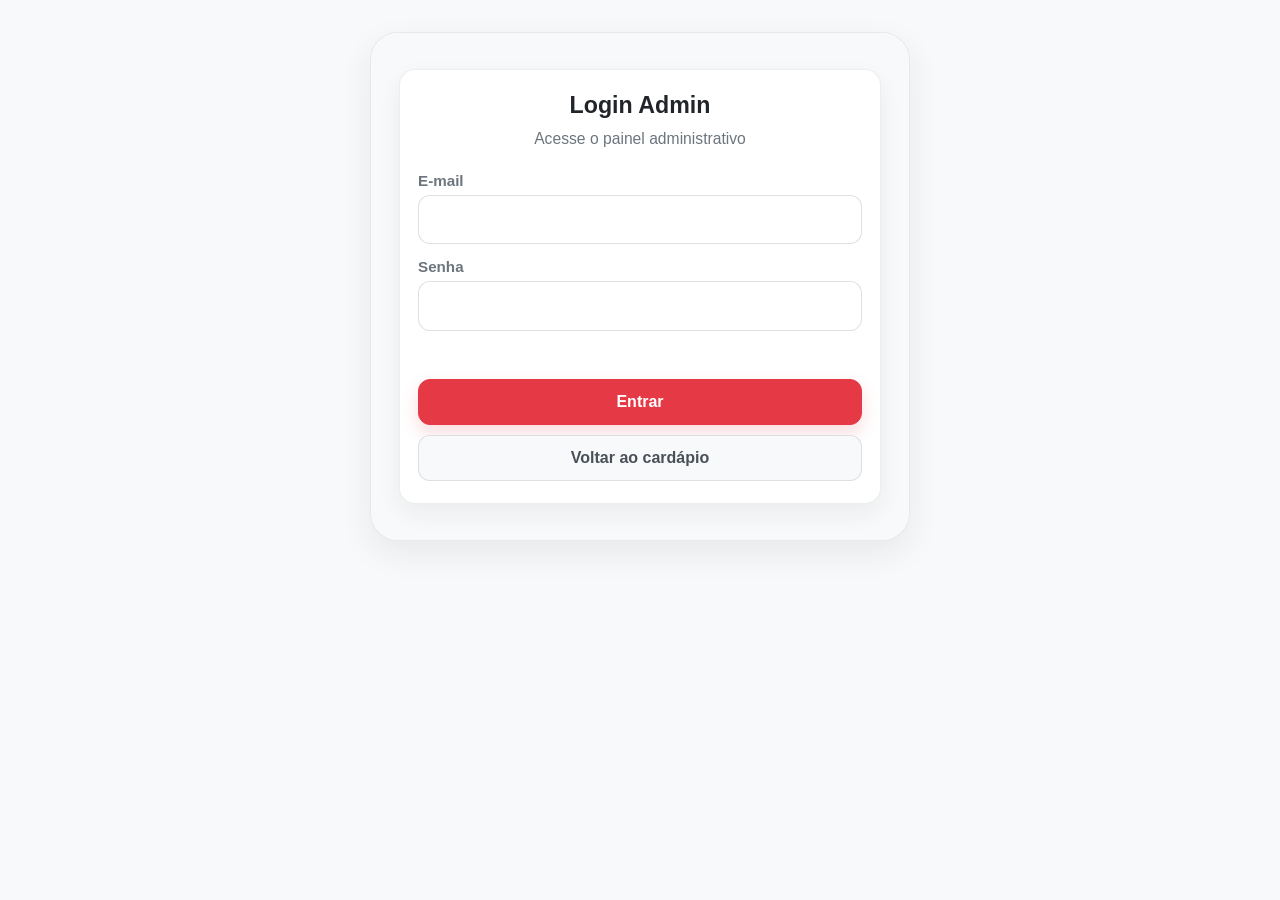
<file: frontend/html/admin-colaboradores.html>
<!doctype html>
<html lang="pt-BR">
  <head>
    <meta charset="UTF-8" />
    <meta name="viewport" content="width=device-width,initial-scale=1" />
    <title>Colaboradores | Madalena Pizzaria</title>
    <link rel="stylesheet" href="../css/global.css" />
    <link rel="stylesheet" href="../css/admin.css" />
    <link rel="stylesheet" href="../css/admin-colaboradores.css" />
  </head>
  <body>
    <div class="app admin-dashboard-app">
      <header class="admin-dashboard-header">
        <div>
          <h1 class="admin-dashboard-title">Colaboradores</h1>
          <p>Gerencie os acessos da equipe</p>
        </div>
        <a class="colaboradores-voltar" href="./admin-dashboard.html"
          ><span aria-hidden="true">←</span> Voltar ao painel</a
        >
      </header>
      <main class="admin-dashboard-main" id="colaboradores-conteudo" hidden>
        <section class="admin-dashboard-section">
          <div class="colaboradores-lista-cabecalho">
            <h2>Acessos cadastrados</h2>
            <button type="button" id="criar-usuario" class="primary-button">
              <span aria-hidden="true">＋</span> Criar usuário
            </button>
          </div>
          <div id="colaboradores-lista"></div>
        </section>
      </main>
      <p id="colaboradores-mensagem" role="status" class="colaboradores-mensagem"></p>
    </div>
    <dialog
      class="acesso-modal"
      id="colaborador-form-modal"
      aria-labelledby="colaborador-form-titulo"
    >
      <div class="acesso-modal-conteudo colaborador-modal-conteudo">
        <h2 id="colaborador-form-titulo">Criar acesso</h2>
        <form id="colaborador-form">
          <input type="hidden" name="id" />
          <div class="admin-login-field">
            <label for="colaborador-nome">Nome</label
            ><input
              class="admin-login-input"
              id="colaborador-nome"
              name="nome"
              minlength="2"
              maxlength="100"
              required
              autocomplete="off"
            />
          </div>
          <div class="admin-login-field">
            <label for="colaborador-email">E-mail</label
            ><input
              class="admin-login-input"
              id="colaborador-email"
              name="email"
              type="email"
              maxlength="100"
              required
              autocomplete="off"
            />
          </div>
          <div class="admin-login-field">
            <label for="colaborador-perfil">Perfil</label
            ><select class="admin-login-input" id="colaborador-perfil" name="perfil">
              <option value="Colaborador">Colaborador</option>
              <option value="Administrador">Administrador</option>
            </select>
          </div>
          <p id="colaborador-form-ajuda">
            Uma senha provisória será gerada ao criar o acesso. O usuário deverá trocá-la no
            primeiro login.
          </p>
          <p id="colaborador-form-erro" role="alert"></p>
          <div class="colaborador-acoes">
            <button type="submit" class="primary-button">Salvar acesso</button
            ><button type="button" id="cancelar-edicao" class="secondary-button">Cancelar</button>
          </div>
        </form>
      </div>
    </dialog>
    <dialog
      class="acesso-modal"
      id="senha-provisoria-painel"
      aria-labelledby="acesso-modal-titulo"
      aria-describedby="acesso-modal-descricao"
    >
      <div class="acesso-modal-conteudo">
        <span class="acesso-modal-sucesso" aria-hidden="true">✓</span>
        <h2 id="acesso-modal-titulo">Usuário criado com sucesso!</h2>
        <p id="acesso-modal-descricao">
          Copie a senha provisória e entregue-a ao usuário. Ele deverá trocá-la no primeiro acesso.
        </p>
        <p id="senha-provisoria-email" class="acesso-modal-email"></p>
        <div class="senha-provisoria">
          <span>Senha provisória</span><code id="senha-provisoria-valor"></code>
        </div>
        <p id="acesso-modal-status" role="status"></p>
        <div class="acesso-modal-acoes">
          <button id="copiar-senha" type="button" class="secondary-button">Copiar senha</button
          ><button id="fechar-senha" type="button" class="primary-button" autofocus>
            OK, entendi
          </button>
        </div>
        <p class="acesso-modal-nota">A senha não será exibida novamente após fechar.</p>
      </div>
    </dialog>
    <script src="../js/admin-api.js"></script>
    <script src="../js/admin-session.js"></script>
    <script src="../js/admin-colaboradores.js"></script>
  </body>
</html>
</file>
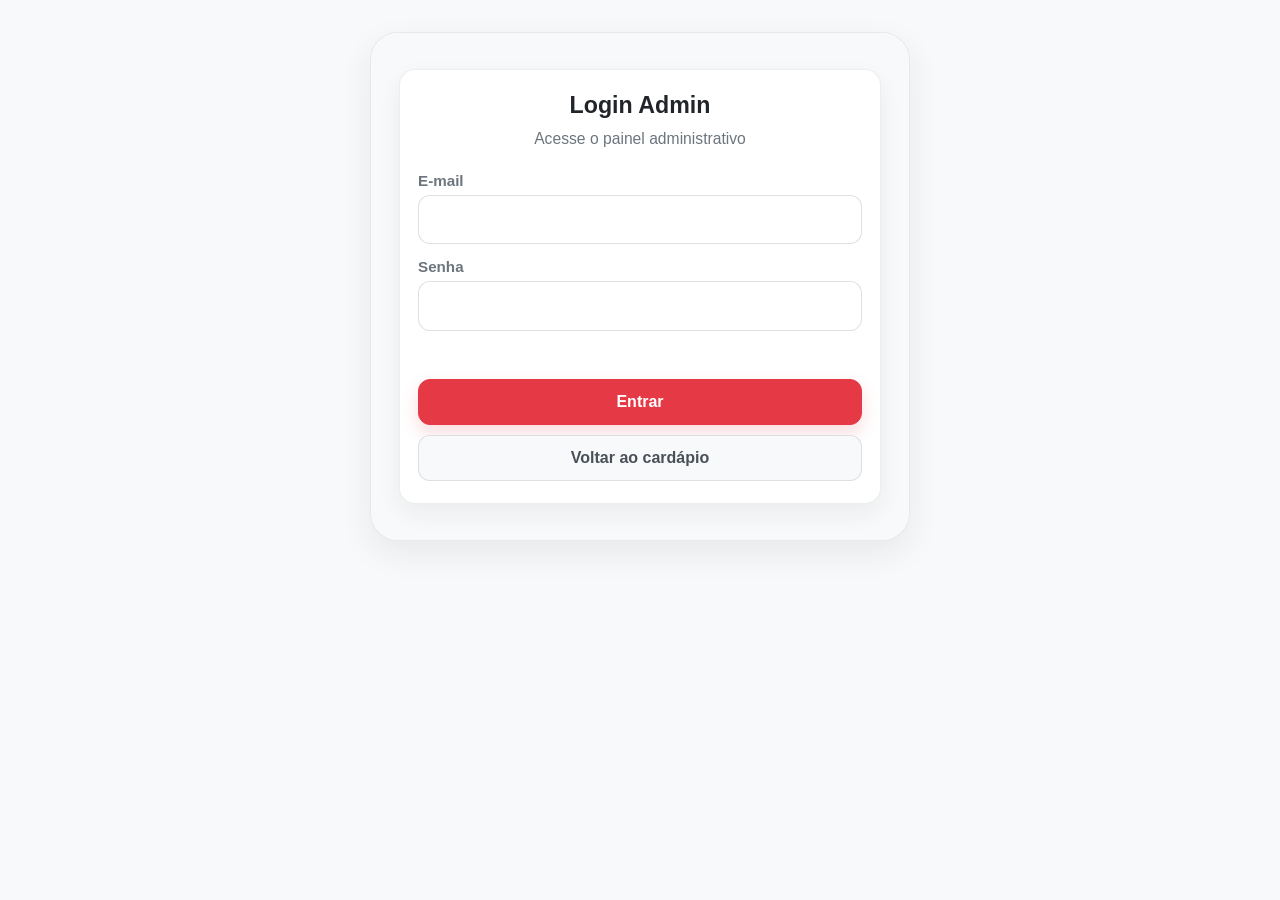
<file: frontend/html/admin-cozinha.html>
<!doctype html>
<html lang="pt-BR">
  <head>
    <meta charset="UTF-8" />
    <meta name="viewport" content="width=device-width, initial-scale=1.0" />
    <title>Fila da Cozinha | Pizzaria MVP</title>
    <link rel="stylesheet" href="../css/global.css" />
    <link rel="stylesheet" href="../css/admin.css" />
  </head>
  <body>
    <div class="app admin-kitchen-app">
      <header class="admin-kitchen-header">
        <div class="admin-kitchen-heading">
          <h1 class="admin-kitchen-title">Fila da Cozinha</h1>
          <p class="admin-kitchen-subtitle">Acompanhe os pedidos em preparo</p>
        </div>

        <div class="admin-kitchen-header-actions">
          <button
            class="secondary-button admin-kitchen-secondary-button"
            id="admin-kitchen-back-dashboard"
            type="button"
          >
            Voltar ao painel
          </button>
          <button
            class="secondary-button admin-kitchen-secondary-button"
            id="admin-kitchen-orders-link"
            type="button"
          >
            Ver pedidos
          </button>
          <button
            class="primary-button admin-kitchen-logout-button"
            id="admin-kitchen-logout"
            type="button"
          >
            Sair
          </button>
        </div>
      </header>

      <main class="admin-kitchen-main">
        <section class="admin-kitchen-summary" aria-label="Resumo da fila da cozinha">
          <article class="admin-kitchen-summary-card">
            <span class="admin-kitchen-summary-label">Recebidos</span>
            <strong class="admin-kitchen-summary-value" id="kitchen-received-count">0</strong>
          </article>

          <article class="admin-kitchen-summary-card">
            <span class="admin-kitchen-summary-label">Em preparo</span>
            <strong class="admin-kitchen-summary-value" id="kitchen-preparing-count">0</strong>
          </article>

          <article class="admin-kitchen-summary-card">
            <span class="admin-kitchen-summary-label">Prontos</span>
            <strong class="admin-kitchen-summary-value" id="kitchen-ready-count">0</strong>
          </article>

          <article class="admin-kitchen-summary-card">
            <span class="admin-kitchen-summary-label">Total na fila</span>
            <strong class="admin-kitchen-summary-value" id="kitchen-total-count">0</strong>
          </article>
        </section>

        <section class="admin-kitchen-board" aria-label="Pedidos da cozinha">
          <article class="admin-kitchen-column">
            <div class="admin-kitchen-column-header">
              <h2 class="admin-kitchen-column-title">Recebidos</h2>
              <span class="admin-kitchen-column-status admin-kitchen-status-recebido"
                >Recebido</span
              >
            </div>
            <div class="admin-kitchen-list" id="kitchen-received-list"></div>
          </article>

          <article class="admin-kitchen-column">
            <div class="admin-kitchen-column-header">
              <h2 class="admin-kitchen-column-title">Em preparo</h2>
              <span class="admin-kitchen-column-status admin-kitchen-status-em_preparo"
                >Em preparo</span
              >
            </div>
            <div class="admin-kitchen-list" id="kitchen-preparing-list"></div>
          </article>

          <article class="admin-kitchen-column">
            <div class="admin-kitchen-column-header">
              <h2 class="admin-kitchen-column-title">Prontos</h2>
              <span class="admin-kitchen-column-status admin-kitchen-status-pronto">Pronto</span>
            </div>
            <div class="admin-kitchen-list" id="kitchen-ready-list"></div>
          </article>
        </section>
      </main>
    </div>

    <script src="../js/admin-api.js"></script>
    <script src="../js/admin-session.js"></script>
    <script src="../js/admin-cozinha.js"></script>
  </body>
</html>
</file>
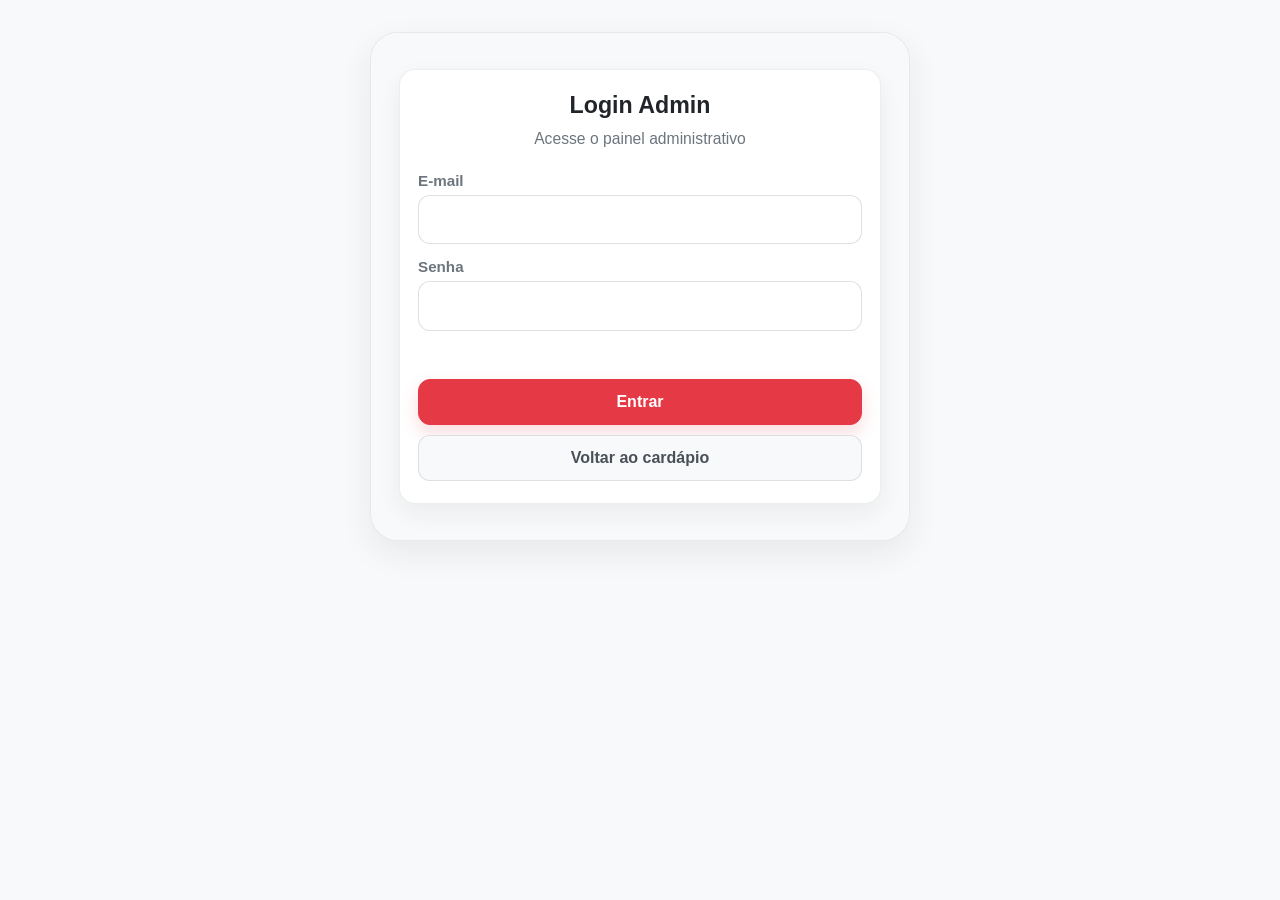
<file: frontend/html/admin-dashboard.html>
<!doctype html>
<html lang="pt-BR">
  <head>
    <meta charset="UTF-8" />
    <meta name="viewport" content="width=device-width, initial-scale=1.0" />
    <title>Painel Administrativo | Pizzaria MVP</title>
    <link rel="stylesheet" href="../css/global.css" />
    <link rel="stylesheet" href="../css/admin.css" />
    <link rel="stylesheet" href="../css/admin-colaboradores.css" />
  </head>
  <body>
    <div class="app admin-dashboard-app">
      <header class="admin-dashboard-header">
        <div class="admin-dashboard-heading">
          <h1 class="admin-dashboard-title">Painel Administrativo</h1>
          <p class="admin-dashboard-subtitle">Visão geral dos pedidos e operação</p>
        </div>

        <div class="admin-dashboard-header-actions">
          <button
            class="secondary-button admin-dashboard-secondary-button"
            id="admin-menu-button"
            type="button"
          >
            Ver cardápio
          </button>
          <button
            class="primary-button admin-dashboard-logout-button"
            id="admin-logout-button"
            type="button"
          >
            Sair
          </button>
        </div>
      </header>

      <main class="admin-dashboard-main">
        <section class="admin-dashboard-metrics" aria-label="Métricas administrativas">
          <article class="admin-metric-card">
            <span class="admin-metric-label">Total de pedidos</span>
            <strong class="admin-metric-value" id="admin-total-orders">0</strong>
            <span class="admin-metric-description">Pedidos registrados no sistema</span>
          </article>

          <article class="admin-metric-card">
            <span class="admin-metric-label">Recebidos</span>
            <strong class="admin-metric-value" id="admin-received-orders">0</strong>
            <span class="admin-metric-description">Pedidos aguardando preparo</span>
          </article>

          <article class="admin-metric-card">
            <span class="admin-metric-label">Em preparo</span>
            <strong class="admin-metric-value" id="admin-preparing-orders">0</strong>
            <span class="admin-metric-description">Pedidos em andamento</span>
          </article>

          <article class="admin-metric-card">
            <span class="admin-metric-label">Finalizados</span>
            <strong class="admin-metric-value" id="admin-finished-orders">0</strong>
            <span class="admin-metric-description">Pedidos concluídos</span>
          </article>

          <article class="admin-metric-card admin-metric-card-wide">
            <span class="admin-metric-label">Faturamento total</span>
            <strong class="admin-metric-value" id="admin-total-revenue">R$ 0,00</strong>
            <span class="admin-metric-description">Soma dos pedidos registrados</span>
          </article>
        </section>

        <section class="admin-dashboard-section" aria-label="Ações rápidas">
          <div class="admin-section-heading">
            <h2 class="admin-section-title">Ações rápidas</h2>
          </div>

          <div class="admin-quick-actions">
            <a
              class="admin-action-card"
              id="admin-colaboradores-link"
              href="./admin-colaboradores.html"
              hidden
            >
              <span class="admin-action-title">Gerenciar colaboradores</span>
              <span class="admin-action-description">Criar acessos e administrar a equipe</span>
            </a>
            <button class="admin-action-card" id="admin-orders-link" type="button">
              <span class="admin-action-title">Ver pedidos</span>
              <span class="admin-action-description">Acompanhar histórico e status</span>
            </button>

            <button class="admin-action-card" id="admin-products-link" type="button">
              <span class="admin-action-title">Gerenciar produtos</span>
              <span class="admin-action-description">Preparar cadastro do cardápio</span>
            </button>

            <button class="admin-action-card" id="admin-kitchen-link" type="button">
              <span class="admin-action-title">Fila da cozinha</span>
              <span class="admin-action-description">Visualizar pedidos de preparo</span>
            </button>
          </div>
        </section>

        <section class="admin-dashboard-section" aria-label="Pedidos recentes">
          <div class="admin-section-heading">
            <h2 class="admin-section-title">Pedidos recentes</h2>
          </div>

          <div class="admin-recent-orders-list" id="admin-recent-orders-list"></div>

          <div class="admin-empty-state" id="admin-empty-orders">
            <h3 class="admin-empty-title">Nenhum pedido registrado ainda.</h3>
            <p class="admin-empty-text">
              Quando um cliente finalizar um pedido, ele aparecerá aqui.
            </p>
          </div>
        </section>
      </main>
    </div>

    <script src="../js/admin-api.js"></script>
    <script src="../js/admin-session.js"></script>
    <script src="../js/admin-dashboard.js"></script>
    <script src="../js/admin-perfil.js"></script>
  </body>
</html>
</file>
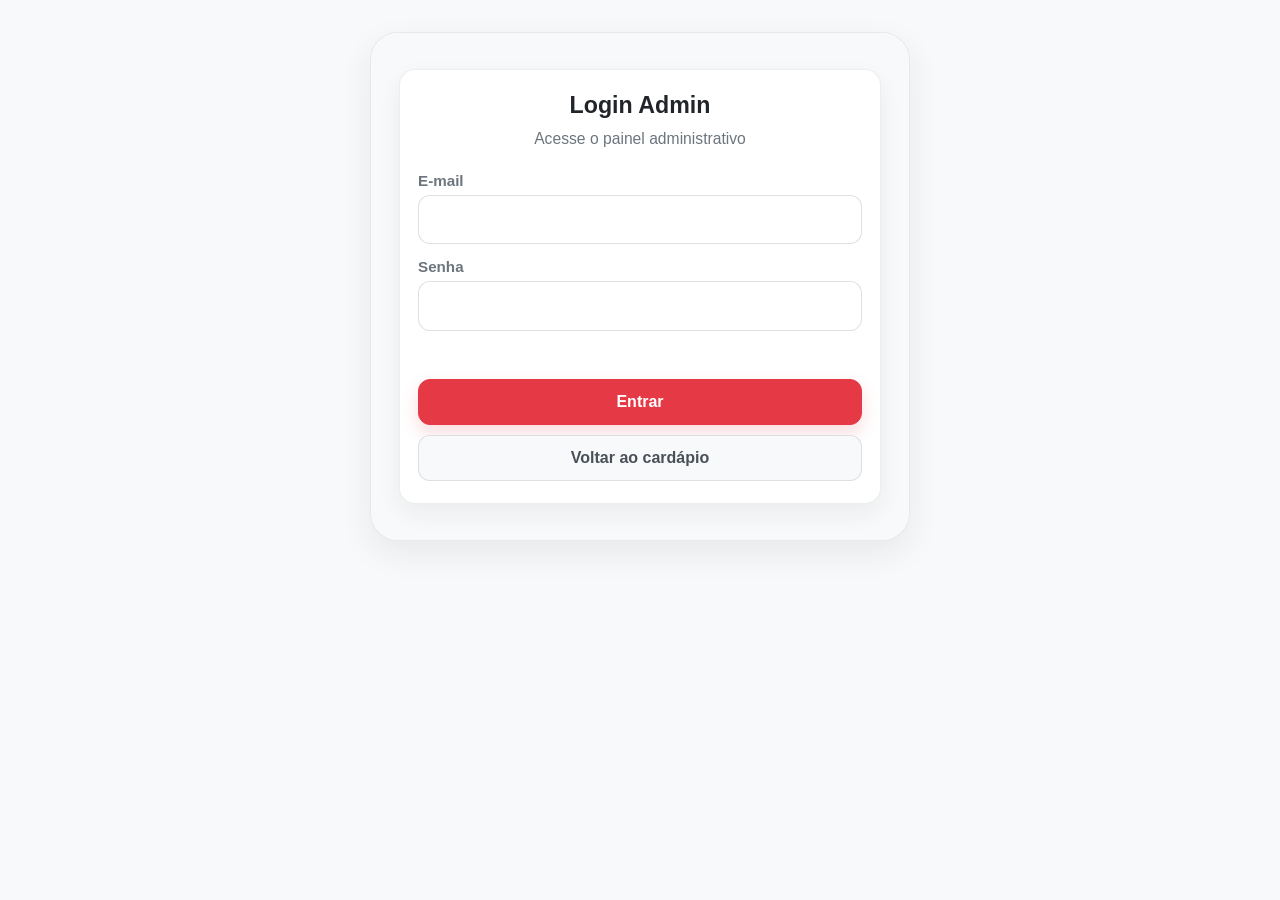
<file: frontend/html/admin-login.html>
<!doctype html>
<html lang="pt-BR">
  <head>
    <meta charset="UTF-8" />
    <meta name="viewport" content="width=device-width, initial-scale=1.0" />
    <title>Login Admin | Pizzaria MVP</title>
    <link rel="stylesheet" href="../css/global.css" />
    <link rel="stylesheet" href="../css/admin.css" />
  </head>
  <body>
    <div class="app admin-login-app">
      <main class="admin-login-main">
        <section class="admin-login-card" aria-label="Login administrativo">
          <div class="admin-login-heading">
            <h1 class="admin-login-title">Login Admin</h1>
            <p class="admin-login-subtitle">Acesse o painel administrativo</p>
          </div>

          <div class="admin-login-field">
            <label class="admin-login-label" for="admin-username">E-mail</label>
            <input
              class="admin-login-input"
              id="admin-username"
              name="admin-username"
              type="email"
              autocomplete="username"
            />
          </div>

          <div class="admin-login-field">
            <label class="admin-login-label" for="admin-password">Senha</label>
            <input
              class="admin-login-input"
              id="admin-password"
              name="admin-password"
              type="password"
              autocomplete="current-password"
            />
          </div>

          <p class="admin-login-error" id="admin-login-error" aria-live="polite"></p>

          <div class="admin-login-actions">
            <button
              class="primary-button admin-login-primary-button"
              id="admin-login-button"
              type="button"
            >
              Entrar
            </button>
            <button
              class="secondary-button admin-login-secondary-button"
              id="admin-back-button"
              type="button"
            >
              Voltar ao cardápio
            </button>
          </div>
        </section>
      </main>
    </div>

    <script src="../js/admin-api.js"></script>
    <script src="../js/admin-session.js"></script>
    <script src="../js/admin-login.js"></script>
  </body>
</html>
</file>
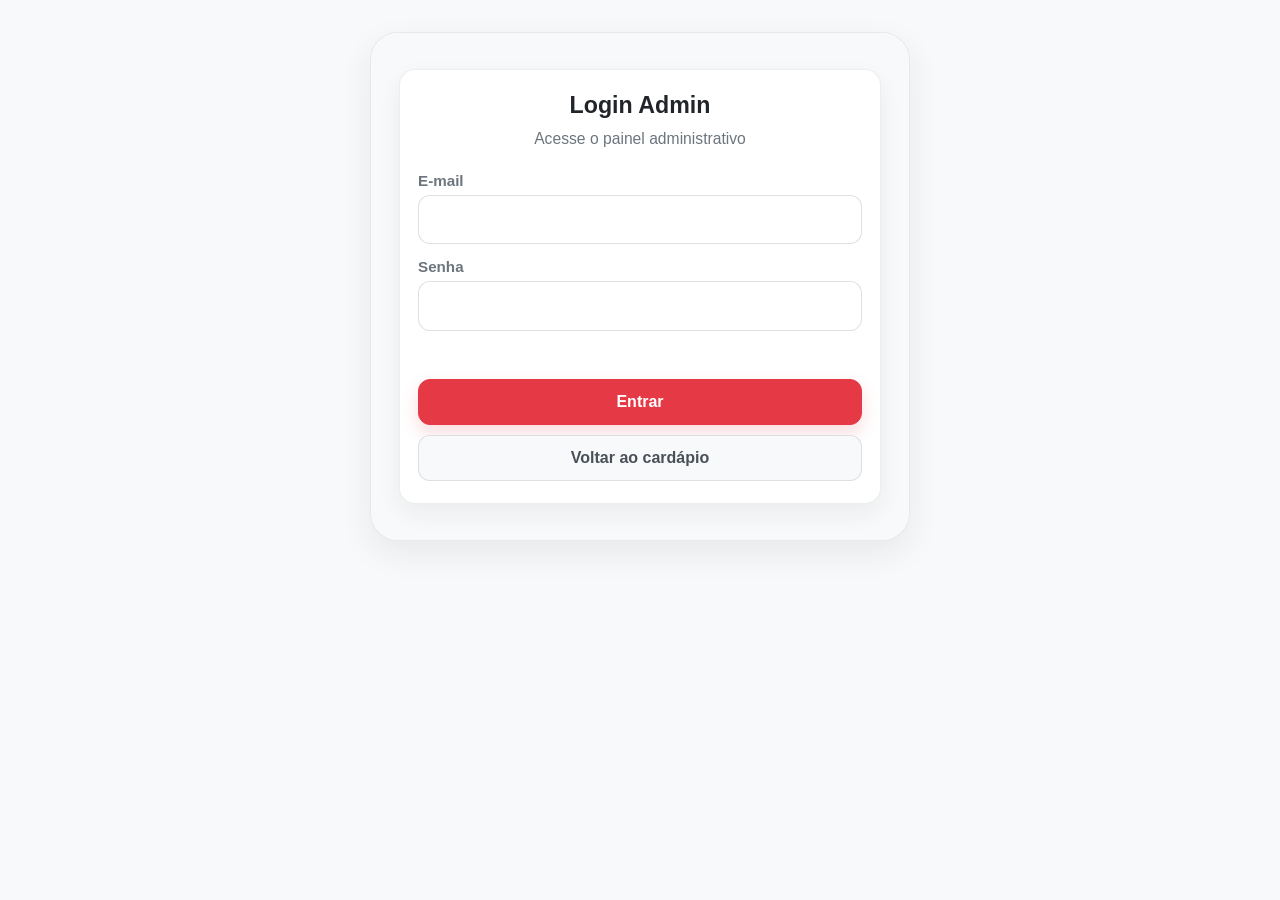
<file: frontend/html/admin-pedidos.html>
<!doctype html>
<html lang="pt-BR">
  <head>
    <meta charset="UTF-8" />
    <meta name="viewport" content="width=device-width, initial-scale=1.0" />
    <title>Pedidos | Pizzaria MVP</title>
    <link rel="stylesheet" href="../css/global.css" />
    <link rel="stylesheet" href="../css/admin.css" />
  </head>
  <body>
    <div class="app admin-orders-app">
      <header class="admin-orders-header">
        <div class="admin-orders-heading">
          <h1 class="admin-orders-title">Pedidos</h1>
          <p class="admin-orders-subtitle">Acompanhe e atualize os pedidos dos clientes</p>
        </div>

        <div class="admin-orders-header-actions">
          <button
            class="secondary-button admin-orders-secondary-button"
            id="admin-orders-back-dashboard"
            type="button"
          >
            Voltar ao painel
          </button>
          <button
            class="primary-button admin-orders-logout-button"
            id="admin-orders-logout"
            type="button"
          >
            Sair
          </button>
        </div>
      </header>

      <main class="admin-orders-main">
        <section class="admin-orders-filter-section" aria-label="Filtros de pedidos">
          <button class="admin-orders-filter-chip is-active" type="button" data-status="todos">
            Todos
          </button>
          <button class="admin-orders-filter-chip" type="button" data-status="recebido">
            Recebidos
          </button>
          <button class="admin-orders-filter-chip" type="button" data-status="em_preparo">
            Em preparo
          </button>
          <button class="admin-orders-filter-chip" type="button" data-status="pronto">
            Prontos
          </button>
          <button class="admin-orders-filter-chip" type="button" data-status="finalizado">
            Finalizados
          </button>
          <button class="admin-orders-filter-chip" type="button" data-status="cancelado">
            Cancelados
          </button>
        </section>

        <section class="admin-orders-list-section" aria-label="Lista de pedidos">
          <div class="admin-orders-list" id="admin-orders-list"></div>

          <div class="admin-orders-empty-state" id="admin-orders-empty">
            <h2 class="admin-orders-empty-title">Nenhum pedido encontrado.</h2>
            <p class="admin-orders-empty-text">
              Quando um cliente finalizar um pedido, ele aparecerá aqui.
            </p>
          </div>
        </section>
      </main>
    </div>

    <script src="../js/admin-api.js"></script>
    <script src="../js/admin-session.js"></script>
    <script src="../js/admin-pedidos.js"></script>
  </body>
</html>
</file>
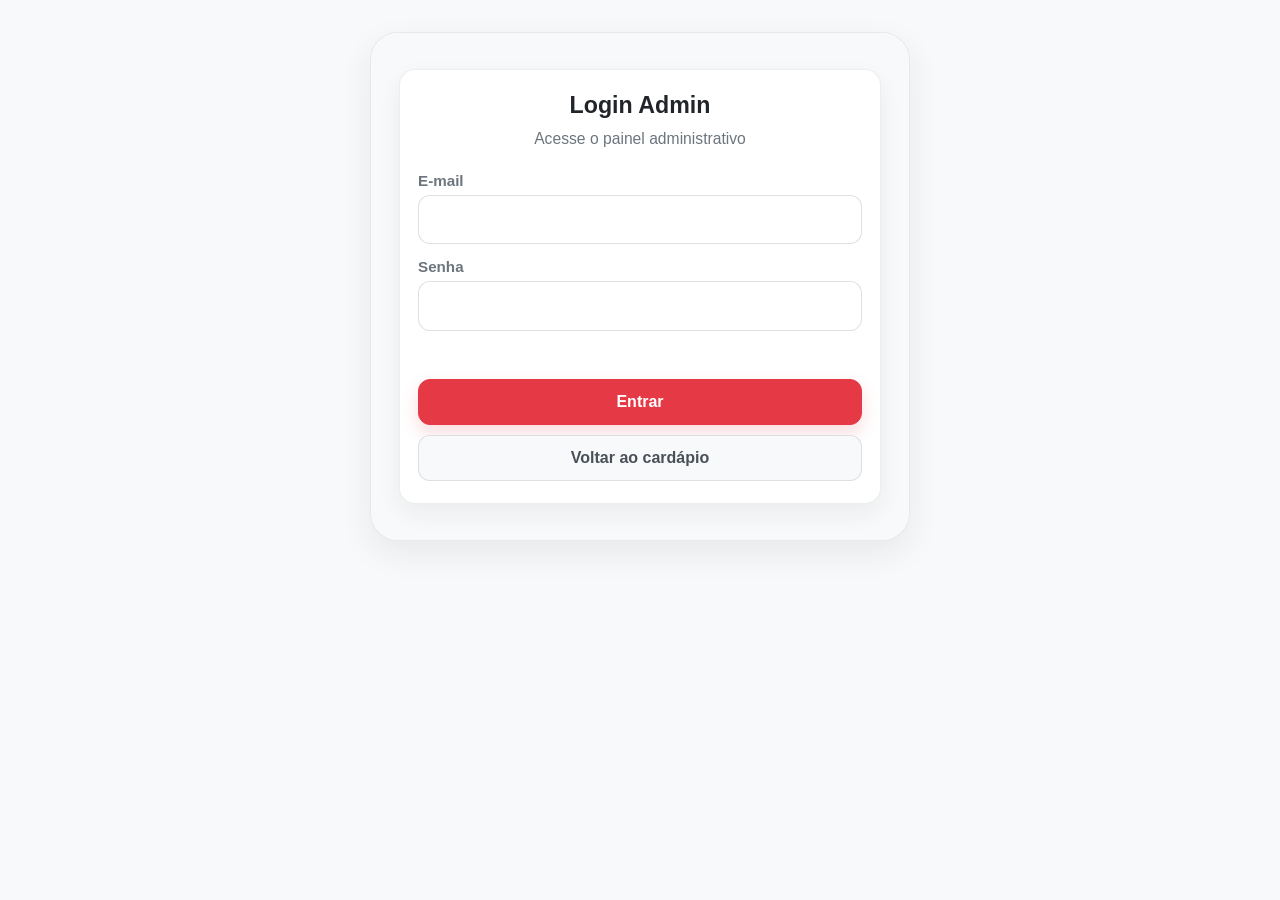
<file: frontend/html/admin-produtos.html>
<!doctype html>
<html lang="pt-BR">
  <head>
    <meta charset="UTF-8" />
    <meta name="viewport" content="width=device-width, initial-scale=1.0" />
    <title>Produtos | Pizzaria MVP</title>
    <link rel="stylesheet" href="../css/global.css" />
    <link rel="stylesheet" href="../css/admin.css" />
    <link rel="stylesheet" href="../css/admin-kits.css" />
    <link rel="stylesheet" href="../css/admin-produtos-lista.css" />
  </head>
  <body>
    <div class="app admin-products-app">
      <header class="admin-products-header">
        <div class="admin-products-heading">
          <h1 class="admin-products-title">Produtos</h1>
          <p class="admin-products-subtitle">Gerencie o cardápio da pizzaria</p>
        </div>

        <div class="admin-products-header-actions">
          <button
            class="secondary-button admin-products-secondary-button"
            id="admin-products-back-dashboard"
            type="button"
          >
            Voltar ao painel
          </button>
          <button
            class="primary-button admin-products-logout-button"
            id="admin-products-logout"
            type="button"
          >
            Sair
          </button>
        </div>
      </header>

      <main class="admin-products-main">
        <section class="admin-products-summary" aria-label="Resumo de produtos">
          <article class="admin-products-summary-card">
            <span class="admin-products-summary-label">Total de produtos</span>
            <strong class="admin-products-summary-value" id="admin-products-total">0</strong>
          </article>

          <article class="admin-products-summary-card">
            <span class="admin-products-summary-label">Disponíveis</span>
            <strong class="admin-products-summary-value" id="admin-products-available">0</strong>
          </article>

          <article class="admin-products-summary-card">
            <span class="admin-products-summary-label">Fora de venda</span>
            <strong class="admin-products-summary-value" id="admin-products-unavailable">0</strong>
          </article>

          <article class="admin-products-summary-card">
            <span class="admin-products-summary-label">Estoque total</span>
            <strong class="admin-products-summary-value" id="admin-products-stock-total">0</strong>
          </article>
        </section>

        <section class="produtos-filtros-unificados" aria-label="Buscar e filtrar produtos">
          <div class="produtos-pesquisa">
            <label
              >Buscar produto<input
                id="produtos-busca"
                type="search"
                placeholder="Nome do produto ou combo"
                autocomplete="off"
            /></label>
            <label
              >Tipo<select id="produtos-tipo">
                <option value="todos">Todos os tipos</option>
                <option value="produto">Produtos individuais</option>
                <option value="kit">Kits / combos</option>
              </select></label
            >
            <label
              >Estoque<select id="produtos-estoque">
                <option value="todos">Todos os saldos</option>
                <option value="positivo">Com estoque</option>
                <option value="baixo">Baixo (1 a 5)</option>
                <option value="zerado">Zerado</option>
              </select></label
            >
            <button id="produtos-limpar-filtros" class="produtos-botao-neutro" type="button">
              Limpar filtros
            </button>
          </div>
          <div class="admin-products-filters">
            <div class="admin-products-filter-group" aria-label="Filtro por categoria">
              <span class="admin-products-filter-label">Categoria</span>
              <div class="admin-products-filter-options">
                <button
                  class="admin-products-filter-chip is-active"
                  type="button"
                  data-category="todos"
                >
                  Todos
                </button>
                <button class="admin-products-filter-chip" type="button" data-category="pizza">
                  Pizza
                </button>
                <button class="admin-products-filter-chip" type="button" data-category="doce">
                  Doce
                </button>
                <button class="admin-products-filter-chip" type="button" data-category="bebida">
                  Bebida
                </button>
                <button class="admin-products-filter-chip" type="button" data-category="combo">
                  Combo
                </button>
              </div>
            </div>

            <div class="admin-products-filter-group" aria-label="Filtro por situação de venda">
              <span class="admin-products-filter-label">Situação de venda</span>
              <div class="admin-products-filter-options">
                <button
                  class="admin-products-status-chip is-active"
                  type="button"
                  data-status="todos"
                >
                  Todos
                </button>
                <button class="admin-products-status-chip" type="button" data-status="disponivel">
                  Disponíveis
                </button>
                <button class="admin-products-status-chip" type="button" data-status="sem_estoque">
                  Sem estoque
                </button>
                <button class="admin-products-status-chip" type="button" data-status="desativado">
                  Desativados
                </button>
              </div>
            </div>
          </div>
        </section>

        <section class="admin-products-list-section" aria-label="Lista de produtos">
          <div class="produtos-lista-cabecalho">
            <h2>Produtos cadastrados</h2>
            <button id="criar-produto" type="button" class="admin-products-submit-button">
              <span aria-hidden="true">＋</span> Criar produto
            </button>
          </div>
          <p id="produtos-resultados" role="status"></p>
          <p id="produtos-lista-aviso" role="status"></p>
          <div class="admin-products-list" id="admin-products-list"></div>

          <div class="admin-products-empty-state" id="admin-products-empty" hidden>
            <h2 class="admin-products-empty-title">Nenhum produto cadastrado.</h2>
            <p class="admin-products-empty-text">
              Clique em Criar produto para adicionar um produto ao cardápio.
            </p>
          </div>
        </section>
      </main>
    </div>

    <dialog id="produto-form-modal" aria-labelledby="product-form-title">
      <section class="admin-products-form-section" aria-label="Formulario de produto">
        <form class="admin-products-form" id="admin-products-form" novalidate>
          <div class="admin-products-form-heading">
            <h2 class="admin-products-form-title" id="product-form-title">Novo produto</h2>
          </div>

          <p class="produto-form-orientacao">
            Preencha os dados básicos e defina o preço e o estoque. Para combos, vincule os
            componentes na seção abaixo.
          </p>
          <input id="product-id" type="hidden" />

          <fieldset class="produto-form-grupo">
            <legend>Dados básicos</legend>
            <div class="admin-products-form-grid">
              <label class="admin-products-field" for="product-name">
                <span class="admin-products-label">Nome</span>
                <input
                  class="admin-products-input"
                  id="product-name"
                  type="text"
                  autocomplete="off"
                />
              </label>
              <label class="admin-products-field" for="product-category">
                <span class="admin-products-label">Categoria</span>
                <select class="admin-products-input" id="product-category">
                  <option value="">Selecione</option>
                  <option value="pizza">Pizza</option>
                  <option value="doce">Doce</option>
                  <option value="bebida">Bebida</option>
                  <option value="combo">Combo</option>
                </select>
              </label>
              <label
                class="admin-products-field admin-products-field-wide"
                for="product-description"
              >
                <span class="admin-products-label">Descrição</span>
                <textarea
                  class="admin-products-input admin-products-textarea"
                  id="product-description"
                  rows="4"
                ></textarea>
              </label>
            </div>
          </fieldset>
          <fieldset class="produto-form-grupo">
            <legend>Preço e estoque</legend>
            <div class="admin-products-form-grid">
              <label class="admin-products-field" for="product-price">
                <span class="admin-products-label">Preço</span>
                <input
                  class="admin-products-input"
                  id="product-price"
                  type="number"
                  min="0"
                  step="0.01"
                  inputmode="decimal"
                />
              </label>
              <label class="admin-products-field" for="product-stock">
                <span class="admin-products-label">Estoque</span>
                <input
                  class="admin-products-input"
                  id="product-stock"
                  type="number"
                  min="0"
                  step="1"
                  inputmode="numeric"
                />
              </label>
              <label class="admin-products-field" for="product-available">
                <span class="admin-products-label">Liberado para venda</span>
                <select
                  class="admin-products-input"
                  id="product-available"
                  aria-describedby="product-available-ajuda"
                >
                  <option value="">Selecione</option>
                  <option value="true">Sim</option>
                  <option value="false">Não</option>
                </select>
                <small id="product-available-ajuda"
                  >Mesmo liberado, o produto só pode ser vendido com estoque. Kits dependem dos
                  componentes.</small
                >
              </label>
            </div>
          </fieldset>
          <fieldset class="produto-form-grupo">
            <legend>Imagem</legend>
            <div class="admin-products-form-grid">
              <label class="admin-products-field" for="product-image">
                <span class="admin-products-label">Imagem/URL</span>
                <input
                  class="admin-products-input"
                  id="product-image"
                  type="text"
                  autocomplete="off"
                />
              </label>
            </div>
            <figure id="produto-imagem-previa" hidden>
              <img alt="Prévia da imagem do produto" />
              <figcaption>Prévia da imagem</figcaption>
            </figure>
          </fieldset>
          <fieldset class="kit-editor">
            <legend>Tipo de produto</legend>
            <label class="kit-opcao"
              ><input type="checkbox" id="product-is-kit" /> Produto kit (combo com produtos
              vinculados)</label
            >
            <div id="kit-components-panel" hidden>
              <p>
                Selecione os produtos individuais e a quantidade de cada um. O estoque do kit será
                calculado pelos componentes, sem estoque próprio.
              </p>
              <div id="kit-components-list"></div>
              <button type="button" id="kit-add-component" class="admin-products-cancel-button">
                Adicionar componente
              </button>
            </div>
          </fieldset>
          <p class="admin-products-form-error" id="product-form-error" aria-live="polite"></p>

          <div class="admin-products-form-actions">
            <button class="admin-products-submit-button" id="product-submit-button" type="submit">
              Salvar produto
            </button>
            <button
              class="admin-products-cancel-button"
              id="product-cancel-edit-button"
              type="button"
            >
              Cancelar
            </button>
          </div>
        </form>
      </section>
    </dialog>
    <dialog id="produto-sucesso-modal" aria-labelledby="produto-sucesso-texto">
      <div class="produto-sucesso-simbolo" aria-hidden="true">
        <svg viewBox="0 0 48 48" fill="none">
          <path
            d="m13 24 7 7 15-16"
            stroke="currentColor"
            stroke-width="4"
            stroke-linecap="round"
            stroke-linejoin="round"
          />
        </svg>
      </div>
      <h2 id="produto-sucesso-texto"></h2>
      <p>As alterações foram salvas.</p>
      <form method="dialog"><button type="submit" autofocus>OK, entendi</button></form>
    </dialog>
    <dialog id="produto-excluir-modal" aria-labelledby="produto-excluir-titulo">
      <form method="dialog">
        <h2 id="produto-excluir-titulo">Excluir produto?</h2>
        <p id="produto-excluir-descricao"></p>
        <p>Produtos vinculados a kits ou pedidos devem ser desativados em vez de excluídos.</p>
        <div>
          <button class="produtos-botao-neutro" value="cancelar" autofocus>Cancelar</button
          ><button class="produtos-botao-perigo" value="excluir">Excluir produto</button>
        </div>
      </form>
    </dialog>
    <script src="../js/admin-produtos-ui.js"></script>
    <script src="../js/admin-api.js"></script>
    <script src="../js/admin-session.js"></script>
    <script src="../js/admin-produtos.js"></script>
  </body>
</html>
</file>
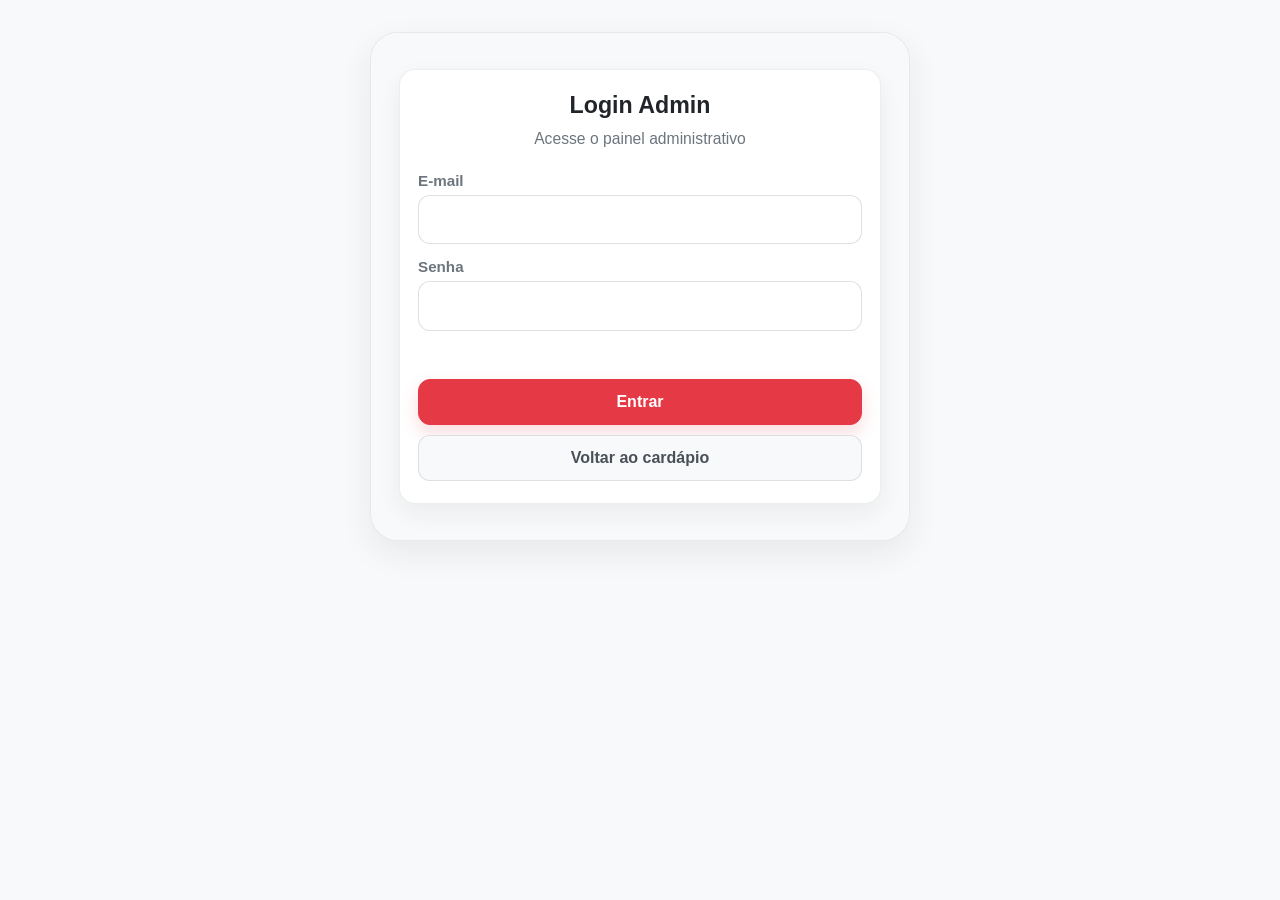
<file: frontend/html/admin-trocar-senha.html>
<!doctype html>
<html lang="pt-BR">
  <head>
    <meta charset="UTF-8" />
    <meta name="viewport" content="width=device-width,initial-scale=1" />
    <title>Trocar senha | Madalena Pizzaria</title>
    <link rel="stylesheet" href="../css/global.css" />
    <link rel="stylesheet" href="../css/admin.css" />
    <link rel="stylesheet" href="../css/admin-colaboradores.css" />
  </head>
  <body>
    <div class="app admin-login-app">
      <main class="admin-login-main">
        <section class="admin-login-card">
          <h1 class="admin-login-title">Defina sua senha</h1>
          <p>No primeiro acesso, substitua a senha provisória para entrar no painel.</p>
          <form id="troca-form">
            <div class="admin-login-field">
              <label for="nova-senha">Nova senha</label
              ><input
                class="admin-login-input"
                id="nova-senha"
                name="senha"
                type="password"
                autocomplete="new-password"
                minlength="8"
                maxlength="72"
                required
              />
            </div>
            <div class="admin-login-field">
              <label for="confirmacao">Confirme a nova senha</label
              ><input
                class="admin-login-input"
                id="confirmacao"
                name="confirmacao"
                type="password"
                autocomplete="new-password"
                required
              />
            </div>
            <p>Mínimo de 8 caracteres. Escolha uma senha diferente da provisória.</p>
            <p id="troca-erro" role="alert" class="admin-login-error"></p>
            <button type="submit" class="primary-button">Salvar senha e entrar</button>
          </form>
          <a href="./admin-login.html" id="cancelar-troca">Voltar ao login</a>
        </section>
      </main>
    </div>
    <script src="../js/admin-api.js"></script>
    <script src="../js/admin-session.js"></script>
    <script src="../js/admin-trocar-senha.js"></script>
  </body>
</html>
</file>
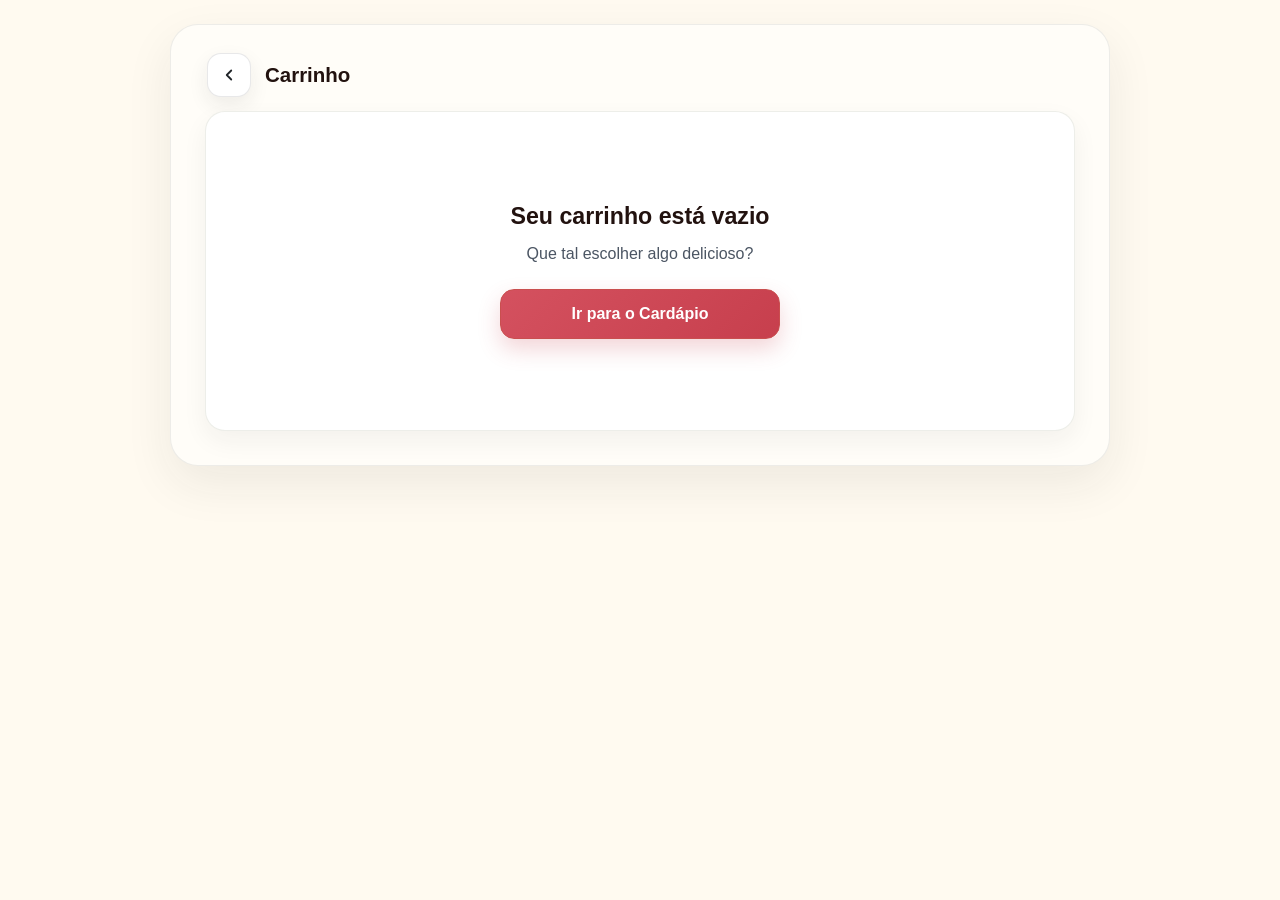
<file: frontend/html/carrinho.html>
<!doctype html>
<html lang="pt-BR">
  <head>
    <meta charset="UTF-8" />
    <meta name="viewport" content="width=device-width, initial-scale=1.0" />
    <title>Carrinho | Pizzaria MVP</title>
    <link rel="stylesheet" href="../css/global.css" />
    <link rel="stylesheet" href="../css/carrinho.css" />
  </head>
  <body>
    <div class="app cart-app">
      <header class="cart-header">
        <button class="back-button" id="cart-back-button" type="button" aria-label="Voltar">
          <svg class="back-icon" viewBox="0 0 24 24" aria-hidden="true">
            <path d="M15 18 9 12l6-6"></path>
          </svg>
        </button>
        <h1 class="cart-title">Carrinho</h1>
      </header>

      <main class="cart-main">
        <section class="cart-list" id="cart-list" aria-label="Itens do carrinho">
          <article class="cart-item" data-item data-price="30.00">
            <div class="cart-item-top">
              <div class="cart-item-info">
                <div class="cart-item-image cart-item-image-placeholder" aria-hidden="true">
                  IMG
                </div>
                <div class="cart-item-text">
                  <h2 class="cart-item-name">Pizza Calabresa</h2>
                  <p class="cart-item-price">R$ 30,00</p>
                </div>
              </div>
              <button class="remove-button" type="button" data-action="remove">Remover</button>
            </div>

            <div class="cart-item-actions">
              <div class="quantity-control">
                <button
                  class="quantity-button"
                  type="button"
                  data-action="decrease"
                  aria-label="Diminuir quantidade"
                >
                  -
                </button>
                <span class="quantity-value" data-quantity>1</span>
                <button
                  class="quantity-button"
                  type="button"
                  data-action="increase"
                  aria-label="Aumentar quantidade"
                >
                  +
                </button>
              </div>
            </div>
          </article>

          <article class="cart-item" data-item data-price="35.00">
            <div class="cart-item-top">
              <div class="cart-item-info">
                <div class="cart-item-image cart-item-image-placeholder" aria-hidden="true">
                  IMG
                </div>
                <div class="cart-item-text">
                  <h2 class="cart-item-name">Pizza Frango</h2>
                  <p class="cart-item-price">R$ 35,00</p>
                </div>
              </div>
              <button class="remove-button" type="button" data-action="remove">Remover</button>
            </div>

            <div class="cart-item-actions">
              <div class="quantity-control">
                <button
                  class="quantity-button"
                  type="button"
                  data-action="decrease"
                  aria-label="Diminuir quantidade"
                >
                  -
                </button>
                <span class="quantity-value" data-quantity>2</span>
                <button
                  class="quantity-button"
                  type="button"
                  data-action="increase"
                  aria-label="Aumentar quantidade"
                >
                  +
                </button>
              </div>
            </div>
          </article>
        </section>

        <section class="cart-total-section" id="cart-total-section" aria-label="Total do pedido">
          <div class="cart-total-row">
            <p class="cart-total-label">Total do pedido</p>
            <p class="cart-total-text"><span id="cart-total">R$ 100,00</span></p>
          </div>
          <div class="cart-summary" id="cart-summary" aria-label="Resumo do pedido">
            <p class="cart-summary-item" id="cart-summary-items">🛍️ 0 itens no pedido</p>
            <p class="cart-summary-item">🕒 Entrega estimada: 35-45 min</p>
            <p class="cart-summary-item">🚚 Taxa calculada no checkout</p>
          </div>
        </section>

        <section class="cart-footer" id="cart-footer" aria-label="Ação principal">
          <button class="secondary-button" id="continue-shopping-button" type="button">
            Continuar comprando
          </button>
          <button class="primary-button" id="cart-checkout-button" type="button">
            Finalizar Pedido
          </button>
        </section>

        <section class="empty-cart" id="empty-cart" aria-label="Carrinho vazio" hidden>
          <h2 class="empty-cart-title">Seu carrinho está vazio</h2>
          <p class="empty-cart-text">Que tal escolher algo delicioso?</p>
          <button class="primary-button" id="empty-cart-button" type="button">
            Ir para o Cardápio
          </button>
        </section>
      </main>
    </div>

    <script src="../js/carrinho.js"></script>
  </body>
</html>
</file>
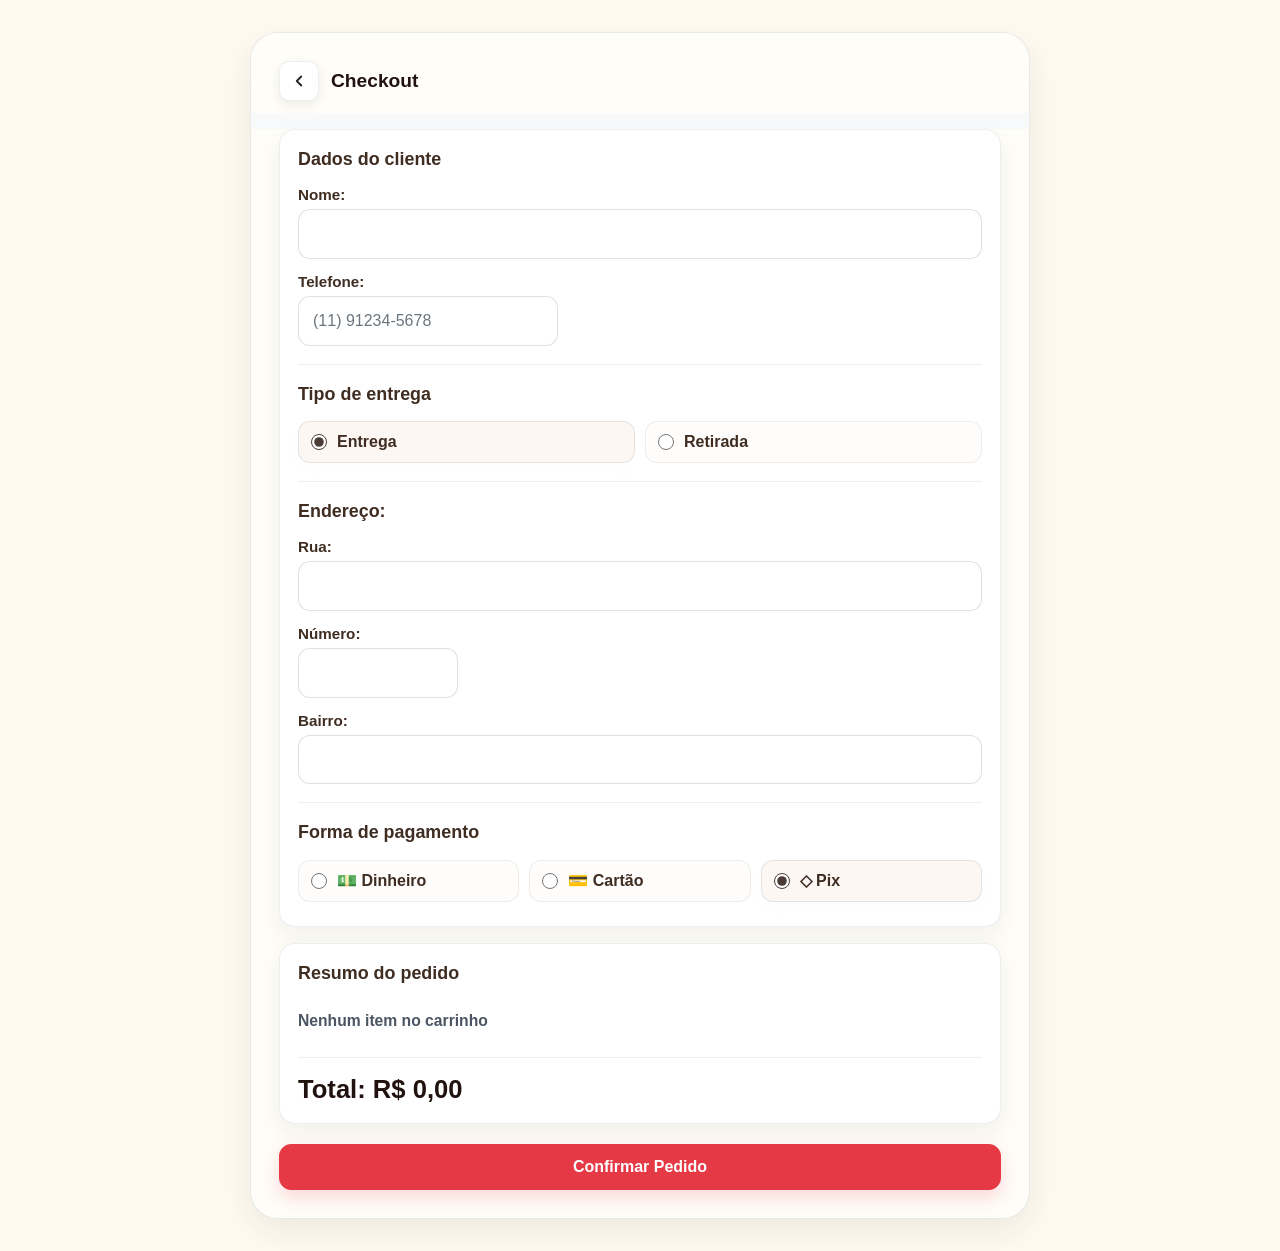
<file: frontend/html/checkout.html>
<!doctype html>
<html lang="pt-BR">
  <head>
    <meta charset="UTF-8" />
    <meta name="viewport" content="width=device-width, initial-scale=1.0" />
    <title>Checkout | Pizzaria MVP</title>
    <link rel="stylesheet" href="../css/global.css" />
    <link rel="stylesheet" href="../css/checkout.css" />
  </head>
  <body>
    <div class="app checkout-app">
      <header class="checkout-header">
        <button class="back-button" id="checkout-back-button" type="button" aria-label="Voltar">
          <svg class="back-icon" viewBox="0 0 24 24" aria-hidden="true">
            <path d="M15 18 9 12l6-6"></path>
          </svg>
        </button>
        <h1 class="checkout-title">Checkout</h1>
      </header>

      <main class="checkout-main">
        <div class="checkout-form-card">
          <section class="checkout-section" aria-label="Dados do cliente">
            <h2 class="checkout-section-title">Dados do cliente</h2>

            <div class="checkout-field">
              <label class="checkout-label" for="nome">Nome:</label>
              <input class="checkout-input" id="nome" name="nome" type="text" />
              <span class="checkout-error-message" id="nome-error"></span>
            </div>

            <div class="checkout-field">
              <label class="checkout-label" for="telefone">Telefone:</label>
              <input
                class="checkout-input"
                id="telefone"
                name="telefone"
                type="tel"
                placeholder="(11) 91234-5678"
                maxlength="15"
              />
              <span class="checkout-error-message" id="telefone-error"></span>
            </div>
          </section>

          <section class="checkout-section" aria-label="Tipo de entrega">
            <h2 class="checkout-section-title">Tipo de entrega</h2>

            <div class="checkout-radio-group">
              <label class="checkout-radio">
                <input type="radio" name="tipo-entrega" value="entrega" checked />
                <span>Entrega</span>
              </label>

              <label class="checkout-radio">
                <input type="radio" name="tipo-entrega" value="retirada" />
                <span>Retirada</span>
              </label>
            </div>
          </section>

          <section
            class="checkout-section checkout-address-section"
            id="checkout-address-section"
            aria-label="Endereço de entrega"
          >
            <p class="checkout-address-note">Endereço:</p>

            <div class="checkout-field">
              <label class="checkout-label" for="rua">Rua:</label>
              <input class="checkout-input" id="rua" name="rua" type="text" />
              <span class="checkout-error-message" id="rua-error"></span>
            </div>

            <div class="checkout-field checkout-number-field">
              <label class="checkout-label" for="numero">Número:</label>
              <input class="checkout-input" id="numero" name="numero" type="text" />
              <span class="checkout-error-message" id="numero-error"></span>
            </div>

            <div class="checkout-field">
              <label class="checkout-label" for="bairro">Bairro:</label>
              <input class="checkout-input" id="bairro" name="bairro" type="text" />
              <span class="checkout-error-message" id="bairro-error"></span>
            </div>
          </section>

          <section
            class="checkout-section checkout-payment-section"
            id="checkout-payment-section"
            aria-label="Forma de pagamento"
          >
            <h2 class="checkout-section-title">Forma de pagamento</h2>

            <div class="checkout-radio-group checkout-payment-group">
              <label class="checkout-radio checkout-payment-option">
                <input type="radio" name="forma-pagamento" value="dinheiro" />
                <span>💵 Dinheiro</span>
              </label>

              <label class="checkout-radio checkout-payment-option">
                <input type="radio" name="forma-pagamento" value="cartao" />
                <span>💳 Cart&atilde;o</span>
              </label>

              <label class="checkout-radio checkout-payment-option">
                <input type="radio" name="forma-pagamento" value="pix" checked />
                <span>◇ Pix</span>
              </label>
            </div>

            <span class="checkout-error-message" id="payment-error"></span>
          </section>
        </div>

        <section class="checkout-section checkout-summary-section" aria-label="Resumo do pedido">
          <h2 class="checkout-section-title">Resumo do pedido</h2>

          <ul class="checkout-summary-list">
            <li class="checkout-summary-item">- Pizza Calabresa x1</li>
            <li class="checkout-summary-item">- Pizza Frango x2</li>
          </ul>

          <p class="checkout-total">Total: R$ 100,00</p>
        </section>

        <section class="checkout-footer" aria-label="Ação principal">
          <button class="primary-button" id="checkout-confirm-button" type="button">
            Confirmar Pedido
          </button>
        </section>
      </main>
    </div>

    <dialog
      id="checkout-falha-modal"
      aria-labelledby="checkout-falha-titulo"
      aria-describedby="checkout-falha-mensagem"
    >
      <div class="checkout-falha-icone" aria-hidden="true">!</div>
      <h2 id="checkout-falha-titulo">Não foi possível concluir o pedido</h2>
      <p id="checkout-falha-mensagem"></p>
      <div class="checkout-falha-acoes">
        <a href="./carrinho.html">Ajustar carrinho</a>
        <form method="dialog"><button type="submit" autofocus>Continuar no checkout</button></form>
      </div>
    </dialog>
    <script src="../js/api.js"></script>
    <script src="../js/checkout.js"></script>
  </body>
</html>
</file>
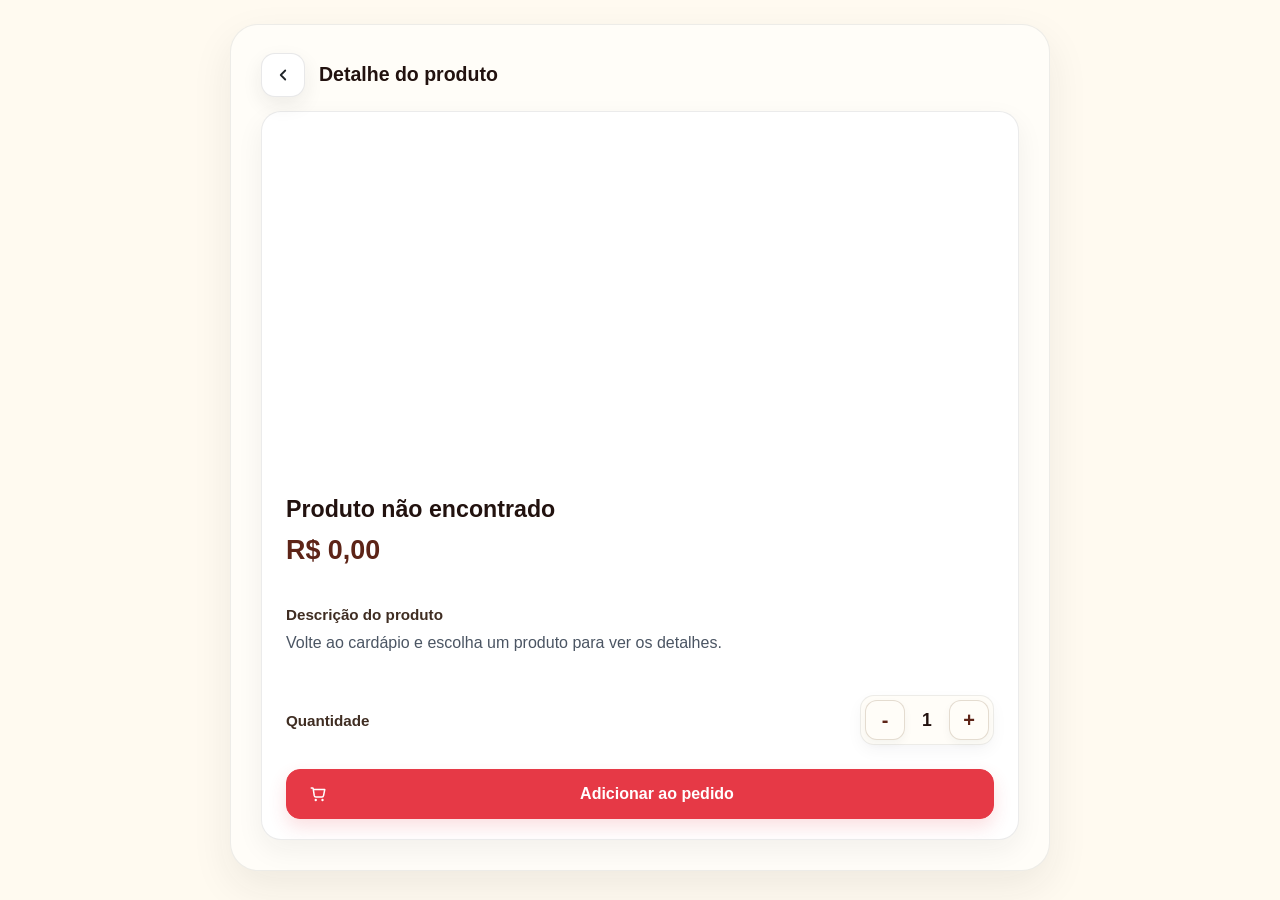
<file: frontend/html/detalhe.html>
<!doctype html>
<html lang="pt-BR">
  <head>
    <meta charset="UTF-8" />
    <meta name="viewport" content="width=device-width, initial-scale=1.0" />
    <title>Detalhe do Produto | Pizzaria MVP</title>
    <link rel="stylesheet" href="../css/global.css" />
    <link rel="stylesheet" href="../css/detalhe.css" />
  </head>
  <body>
    <div class="app detail-app">
      <header class="detail-header">
        <button class="back-button" id="detail-back-button" type="button" aria-label="Voltar">
          <svg class="back-icon" viewBox="0 0 24 24" aria-hidden="true">
            <path d="M15 18 9 12l6-6"></path>
          </svg>
        </button>
        <h1 class="detail-page-title">Detalhe do produto</h1>
        <span class="detail-title" hidden>Detalhe do produto</span>
      </header>

      <main class="detail-screen">
        <article class="detail-card">
          <section class="detail-image-section" aria-label="Imagem do produto">
            <img class="detail-image detail-image--loading" alt="Imagem do produto" />
          </section>

          <section class="detail-info" aria-label="Informações do produto">
            <h2 class="detail-product-name">Carregando produto</h2>
            <p class="detail-product-price">R$ 0,00</p>
          </section>

          <section class="detail-description" aria-label="Descrição do produto">
            <strong class="detail-description-title">Descrição do produto</strong>
            <p class="detail-description-text">
              Aguarde enquanto carregamos as informações do produto.
            </p>
          </section>

          <section class="detail-quantity" aria-label="Controle de quantidade">
            <span class="quantity-label">Quantidade</span>
            <div class="quantity-control">
              <button
                class="quantity-button"
                type="button"
                data-action="decrease"
                aria-label="Diminuir quantidade"
              >
                -
              </button>
              <span class="quantity-value" id="quantity-value">1</span>
              <button
                class="quantity-button"
                type="button"
                data-action="increase"
                aria-label="Aumentar quantidade"
              >
                +
              </button>
            </div>
          </section>

          <section class="detail-action" aria-label="Ação principal">
            <button class="primary-button" id="detail-add-button" type="button">
              Adicionar ao pedido
            </button>
          </section>
        </article>
      </main>
    </div>

    <script src="../js/api.js"></script>
    <script src="../js/detalhe.js"></script>
  </body>
</html>
</file>
<file: frontend/css/global.css>
/* =========================================================
   RESET GERAL
   ---------------------------------------------------------
   Remove margens/paddings padrão do navegador e faz
   todo elemento usar box-sizing: border-box.
   Isso ajuda muito no controle de tamanho dos elementos.
========================================================= */
* {
  box-sizing: border-box;
  margin: 0;
  padding: 0;
}

:root {
  --text-strong: #22120f;
  --text-title: #212529;
  --text-chocolate: #3f2d22;
  --text-secondary: #4b5563;
  --text-muted: #495057;
  --brand-red: #e63946;
}

/* =========================================================
   BASE DA PÁGINA
   ---------------------------------------------------------
   Aqui fica o estilo geral do body:
   - altura mínima da tela
   - cor de fundo geral
   - cor padrão do texto
   - fonte
   - espaçamento externo
========================================================= */
body {
  min-height: 100vh;
  background: #f8f9fa;
  color: var(--text-title);
  font-family: Arial, Helvetica, sans-serif;
  padding: 12px;
}

/* =========================================================
   CONTAINER PRINCIPAL DO APP
   ---------------------------------------------------------
   Essa é a "caixa do celular/app" que aparece centralizada.
   Todas as telas usam essa base.
========================================================= */
.app {
  max-width: 420px;
  min-height: 700px;
  margin: 0 auto;
  background: #f8f9fa;
  border: 1px solid rgba(33, 37, 41, 0.08);
  border-radius: 32px;
  overflow: hidden;
  box-shadow: 0 12px 32px rgba(33, 37, 41, 0.08);
}

/* =========================================================
   COMPONENTES GERAIS
   ---------------------------------------------------------
   Aqui ficam componentes reutilizados em várias telas.
   Exemplo:
   - botão de voltar
   - botões principais
   - botões secundários
   - botões de quantidade
========================================================= */

/* Estilo-base compartilhado entre vários botões */
.back-button,
.quantity-button,
.primary-button,
.secondary-button {
  border: 2px solid #2f241f;
  border-radius: 12px;
  background: #fff;
  color: #2f241f;
  cursor: pointer;
  transition:
    background-color 0.18s ease,
    transform 0.18s ease,
    box-shadow 0.18s ease;
}

/* Botão pequeno de voltar */
.back-button {
  width: 44px;
  height: 44px;
  padding: 0;
  display: flex;
  align-items: center;
  justify-content: center;
  font-size: 1.4rem;
  font-weight: 600;
  flex-shrink: 0;
}

/* Caixa que envolve -, quantidade e + */
.quantity-control {
  display: flex;
  align-items: center;
  gap: 12px;
  padding: 10px 14px;
  border: 2px solid #2f241f;
  border-radius: 14px;
}

/* Botões de quantidade */
.quantity-button {
  width: 42px;
  height: 42px;
  display: flex;
  align-items: center;
  justify-content: center;
  font-size: 1.4rem;
  font-weight: 600;
}

/* Número da quantidade */
.quantity-value {
  min-width: 30px;
  text-align: center;
  font-size: 1.4rem;
  font-weight: 700;
}

/* Botão principal do sistema
   Ex.: finalizar pedido, confirmar pedido */
.primary-button {
  width: 100%;
  padding: 14px 18px;
  font-size: 1.15rem;
  font-weight: 700;
  transition:
    transform 0.2s ease,
    box-shadow 0.2s ease,
    background-color 0.2s ease;
}

/* Botão secundário
   Ex.: continuar comprando */
.secondary-button {
  width: 100%;
  padding: 14px 18px;
  border: 2px solid #2f241f;
  border-radius: 12px;
  background: #fff;
  color: #2f241f;
  font-size: 1.05rem;
  font-weight: 600;
  cursor: pointer;
  transition: all 0.2s ease;
}

/* Hover do botão secundário */
.secondary-button:hover {
  background: #f3eadc;
}

.back-icon {
  width: 18px;
  height: 18px;
  fill: none;
  stroke: #212529;
  stroke-width: 2.4;
  stroke-linecap: round;
  stroke-linejoin: round;
}

/* Hover compartilhado dos controles globais */
@media (hover: hover) {
  .secondary-button:hover,
  .back-button:hover,
  .quantity-button:hover {
    background: #d62f3d;
    box-shadow: 0 2px 0 rgba(47, 36, 31, 0.12);
  }
}

/* Efeito de clique */
.add-button:active,
.primary-button:active,
.secondary-button:active,
.back-button:active,
.quantity-button:active,
.remove-button:active {
  transform: scale(0.97);
}

@media (min-width: 768px) {
  body {
    padding: 24px;
  }

  .app {
    width: 100%;
    max-width: 640px;
    min-height: auto;
    border-radius: 28px;
  }
}

@media (min-width: 1024px) {
  body {
    padding: 32px;
  }

  .app {
    max-width: 700px;
    min-height: auto;
  }
}
</file>
<file: frontend/css/admin.css>
/* =========================================================
   ADMIN LOGIN
   ---------------------------------------------------------
   Tudo aqui mexe SOMENTE na tela admin-login.html
========================================================= */

.admin-login-app {
  display: flex;
  flex-direction: column;
  background: #f8f9fa;
}

.admin-login-main {
  display: flex;
  flex: 1;
  align-items: center;
  justify-content: center;
  padding: 28px 16px;
  background: #f8f9fa;
}

.admin-login-card {
  width: 100%;
  padding: 22px 18px;
  background: #ffffff;
  border: 1px solid rgba(33, 37, 41, 0.08);
  border-radius: 16px;
  box-shadow: 0 10px 24px rgba(33, 37, 41, 0.06);
}

.admin-login-heading {
  margin-bottom: 22px;
  text-align: center;
}

.admin-login-title {
  margin-bottom: 8px;
  color: #212529;
  font-size: 1.45rem;
  font-weight: 800;
  line-height: 1.2;
}

.admin-login-subtitle {
  color: #6c757d;
  font-size: 0.98rem;
  line-height: 1.4;
}

.admin-login-field {
  margin-bottom: 14px;
}

.admin-login-label {
  display: block;
  margin-bottom: 6px;
  color: #6c757d;
  font-size: 0.95rem;
  font-weight: 600;
}

.admin-login-input {
  width: 100%;
  padding: 13px 14px;
  border: 1px solid rgba(33, 37, 41, 0.14);
  border-radius: 12px;
  background: #ffffff;
  color: #212529;
  font-size: 1rem;
  line-height: 1.35;
  outline: none;
  transition:
    border-color 0.18s ease,
    box-shadow 0.18s ease,
    background-color 0.18s ease;
}

.admin-login-input:focus {
  border-color: rgba(230, 57, 70, 0.55);
  box-shadow: 0 0 0 3px rgba(230, 57, 70, 0.12);
}

.admin-login-error {
  min-height: 20px;
  margin: 4px 0 14px;
  color: #e63946;
  font-size: 0.88rem;
  line-height: 1.35;
}

.admin-login-actions {
  display: flex;
  flex-direction: column;
  gap: 10px;
}

.admin-login-primary-button {
  padding: 13px 18px;
  background: #e63946;
  border: 1px solid #e63946;
  border-radius: 12px;
  color: #ffffff;
  font-size: 1rem;
  font-weight: 700;
  box-shadow: 0 8px 18px rgba(230, 57, 70, 0.18);
}

.admin-login-secondary-button {
  padding: 13px 18px;
  background: #f8f9fa;
  border: 1px solid rgba(33, 37, 41, 0.12);
  border-radius: 12px;
  color: #495057;
  font-size: 1rem;
  font-weight: 700;
  box-shadow: none;
}

@media (hover: hover) {
  .admin-login-primary-button:hover {
    background: #d62f3d;
    box-shadow: 0 12px 24px rgba(230, 57, 70, 0.26);
    transform: scale(1.015);
  }

  .admin-login-secondary-button:hover {
    background: #ffffff;
    border-color: rgba(33, 37, 41, 0.18);
    color: #212529;
    box-shadow: 0 6px 14px rgba(33, 37, 41, 0.06);
  }
}

@media (min-width: 768px) {
  .admin-login-app {
    max-width: 520px;
  }

  .admin-login-main {
    padding: 36px 28px;
  }
}

@media (min-width: 1024px) {
  .admin-login-app {
    max-width: 540px;
  }
}

/* =========================================================
   ADMIN DASHBOARD
   ---------------------------------------------------------
   Tudo aqui mexe SOMENTE na tela admin-dashboard.html
========================================================= */

.admin-dashboard-app {
  display: flex;
  flex-direction: column;
  background: #f8f9fa;
}

.admin-dashboard-header {
  display: flex;
  flex-direction: column;
  gap: 18px;
  padding: 26px 16px 18px;
  background: #ffffff;
  border-bottom: 1px solid rgba(33, 37, 41, 0.08);
}

.admin-dashboard-heading {
  min-width: 0;
}

.admin-dashboard-title {
  margin-bottom: 8px;
  color: #212529;
  font-size: 1.55rem;
  font-weight: 800;
  line-height: 1.18;
}

.admin-dashboard-subtitle {
  color: #6c757d;
  font-size: 0.98rem;
  line-height: 1.4;
}

.admin-dashboard-header-actions {
  display: flex;
  flex-direction: column;
  gap: 10px;
}

.admin-dashboard-main {
  display: grid;
  gap: 18px;
  padding: 18px 16px 28px;
  background: #f8f9fa;
}

.admin-dashboard-metrics {
  display: grid;
  grid-template-columns: 1fr;
  gap: 14px;
}

.admin-metric-card,
.admin-dashboard-section,
.admin-recent-order,
.admin-empty-state {
  background: #ffffff;
  border: 1px solid rgba(33, 37, 41, 0.08);
  border-radius: 16px;
  box-shadow: 0 10px 24px rgba(33, 37, 41, 0.06);
}

.admin-metric-card {
  display: flex;
  flex-direction: column;
  gap: 8px;
  min-height: 132px;
  padding: 18px;
}

.admin-metric-label {
  color: #6c757d;
  font-size: 0.9rem;
  font-weight: 700;
  line-height: 1.25;
}

.admin-metric-value {
  color: #212529;
  font-size: 2rem;
  font-weight: 800;
  line-height: 1.1;
}

.admin-metric-card-wide .admin-metric-value {
  color: #e63946;
  font-size: 1.8rem;
}

.admin-metric-description {
  margin-top: auto;
  color: #7a828a;
  font-size: 0.88rem;
  line-height: 1.35;
}

.admin-dashboard-section {
  padding: 18px;
}

.admin-section-heading {
  margin-bottom: 14px;
}

.admin-section-title {
  color: #212529;
  font-size: 1.15rem;
  font-weight: 800;
  line-height: 1.25;
}

.admin-quick-actions {
  display: grid;
  grid-template-columns: 1fr;
  gap: 12px;
}

.admin-action-card {
  width: 100%;
  padding: 16px;
  background: #f8f9fa;
  border: 1px solid rgba(33, 37, 41, 0.1);
  border-radius: 14px;
  color: #212529;
  cursor: pointer;
  text-align: left;
  transition:
    border-color 0.18s ease,
    box-shadow 0.18s ease,
    transform 0.18s ease,
    background-color 0.18s ease;
}

.admin-action-title {
  display: block;
  margin-bottom: 6px;
  color: #212529;
  font-size: 1rem;
  font-weight: 800;
  line-height: 1.25;
}

.admin-action-description {
  display: block;
  color: #6c757d;
  font-size: 0.9rem;
  line-height: 1.35;
}

.admin-recent-orders-list {
  display: grid;
  gap: 12px;
}

.admin-recent-orders-list[hidden],
.admin-empty-state[hidden] {
  display: none;
}

.admin-recent-order {
  padding: 16px;
  box-shadow: none;
}

.admin-recent-order-top {
  display: flex;
  align-items: flex-start;
  justify-content: space-between;
  gap: 12px;
  margin-bottom: 10px;
}

.admin-recent-order-code {
  color: #e63946;
  font-size: 1rem;
  font-weight: 800;
  line-height: 1.2;
}

.admin-recent-order-date {
  color: #7a828a;
  font-size: 0.82rem;
  line-height: 1.3;
  text-align: right;
}

.admin-recent-order-customer {
  margin-bottom: 6px;
  color: #212529;
  font-size: 1rem;
  font-weight: 800;
  line-height: 1.3;
}

.admin-recent-order-details {
  margin-bottom: 10px;
  color: #495057;
  font-size: 0.94rem;
  line-height: 1.35;
}

.admin-recent-order-status {
  display: inline-flex;
  align-items: center;
  min-height: 28px;
  padding: 6px 10px;
  background: rgba(33, 37, 41, 0.06);
  border-radius: 999px;
  color: #495057;
  font-size: 0.82rem;
  font-weight: 800;
  line-height: 1;
}

.admin-status-recebido {
  background: rgba(230, 57, 70, 0.1);
  color: #b4232f;
}

.admin-status-em_preparo {
  background: rgba(245, 158, 11, 0.14);
  color: #9a5a00;
}

.admin-status-finalizado,
.admin-status-finalizados {
  background: rgba(22, 163, 74, 0.12);
  color: #11753a;
}

.admin-status-cancelado {
  background: rgba(108, 117, 125, 0.14);
  color: #495057;
}

.admin-empty-state {
  padding: 24px 18px;
  text-align: center;
  box-shadow: none;
}

.admin-empty-title {
  margin-bottom: 8px;
  color: #212529;
  font-size: 1.05rem;
  font-weight: 800;
  line-height: 1.3;
}

.admin-empty-text {
  color: #6c757d;
  font-size: 0.95rem;
  line-height: 1.45;
}

.admin-dashboard-logout-button,
.admin-dashboard-secondary-button {
  width: 100%;
  padding: 12px 16px;
  border-radius: 12px;
  font-size: 0.96rem;
  font-weight: 800;
}

.admin-dashboard-logout-button {
  background: #e63946;
  border: 1px solid #e63946;
  color: #ffffff;
  box-shadow: 0 8px 18px rgba(230, 57, 70, 0.18);
}

.admin-dashboard-secondary-button {
  background: #f8f9fa;
  border: 1px solid rgba(33, 37, 41, 0.12);
  color: #495057;
  box-shadow: none;
}

@media (hover: hover) {
  .admin-dashboard-logout-button:hover {
    background: #d62f3d;
    box-shadow: 0 12px 24px rgba(230, 57, 70, 0.26);
    transform: scale(1.015);
  }

  .admin-dashboard-secondary-button:hover,
  .admin-action-card:hover {
    background: #ffffff;
    border-color: rgba(230, 57, 70, 0.2);
    box-shadow: 0 8px 18px rgba(33, 37, 41, 0.08);
  }

  .admin-action-card:hover {
    transform: translateY(-2px);
  }
}

@media (min-width: 768px) {
  .admin-dashboard-app {
    max-width: 1000px;
  }

  .admin-dashboard-header {
    flex-direction: row;
    align-items: center;
    justify-content: space-between;
    padding: 28px;
  }

  .admin-dashboard-header-actions {
    flex: 0 0 auto;
    flex-direction: row;
  }

  .admin-dashboard-logout-button,
  .admin-dashboard-secondary-button {
    width: auto;
    min-width: 132px;
  }

  .admin-dashboard-main {
    padding: 24px 28px 32px;
  }

  .admin-dashboard-metrics {
    grid-template-columns: repeat(2, minmax(0, 1fr));
  }

  .admin-metric-card-wide {
    grid-column: span 2;
  }

  .admin-quick-actions {
    grid-template-columns: repeat(3, minmax(0, 1fr));
  }
}

@media (min-width: 1024px) {
  .admin-dashboard-app {
    max-width: 1180px;
  }

  .admin-dashboard-metrics {
    grid-template-columns: repeat(5, minmax(0, 1fr));
  }

  .admin-metric-card-wide {
    grid-column: span 1;
  }
}

/* =========================================================
   ADMIN PEDIDOS
   ---------------------------------------------------------
   Tudo aqui mexe SOMENTE na tela admin-pedidos.html
========================================================= */

.admin-orders-app {
  display: flex;
  flex-direction: column;
  background: #f8f9fa;
}

.admin-orders-header {
  display: flex;
  flex-direction: column;
  gap: 18px;
  padding: 26px 16px 18px;
  background: #ffffff;
  border-bottom: 1px solid rgba(33, 37, 41, 0.08);
}

.admin-orders-heading {
  min-width: 0;
}

.admin-orders-title {
  margin-bottom: 8px;
  color: #212529;
  font-size: 1.55rem;
  font-weight: 800;
  line-height: 1.18;
}

.admin-orders-subtitle {
  color: #6c757d;
  font-size: 0.98rem;
  line-height: 1.4;
}

.admin-orders-header-actions {
  display: flex;
  flex-direction: column;
  gap: 10px;
}

.admin-orders-main {
  display: grid;
  gap: 18px;
  padding: 18px 16px 28px;
  background: #f8f9fa;
}

.admin-orders-filter-section {
  display: flex;
  gap: 8px;
  overflow-x: auto;
  padding-bottom: 2px;
  scrollbar-width: none;
  -webkit-overflow-scrolling: touch;
}

.admin-orders-filter-section::-webkit-scrollbar {
  display: none;
}

.admin-orders-filter-chip {
  flex: 0 0 auto;
  min-height: 40px;
  padding: 10px 14px;
  background: #ffffff;
  border: 1px solid rgba(33, 37, 41, 0.12);
  border-radius: 999px;
  color: #495057;
  font-size: 0.92rem;
  font-weight: 800;
  cursor: pointer;
  white-space: nowrap;
  transition:
    background-color 0.18s ease,
    border-color 0.18s ease,
    box-shadow 0.18s ease,
    color 0.18s ease;
}

.admin-orders-filter-chip.is-active {
  background: #e63946;
  border-color: #e63946;
  color: #ffffff;
  box-shadow: 0 8px 18px rgba(230, 57, 70, 0.18);
}

.admin-orders-list-section {
  display: grid;
  gap: 14px;
}

.admin-orders-list {
  display: grid;
  gap: 14px;
}

.admin-orders-list[hidden],
.admin-orders-empty-state[hidden] {
  display: none;
}

.admin-order-card,
.admin-orders-empty-state {
  background: #ffffff;
  border: 1px solid rgba(33, 37, 41, 0.08);
  border-radius: 16px;
  box-shadow: 0 10px 24px rgba(33, 37, 41, 0.06);
}

.admin-order-card {
  display: grid;
  gap: 16px;
  padding: 18px;
}

.admin-order-card-top {
  display: flex;
  align-items: flex-start;
  justify-content: space-between;
  gap: 12px;
}

.admin-order-code-group {
  display: flex;
  min-width: 0;
  flex-direction: column;
  gap: 5px;
}

.admin-order-short-code {
  color: #e63946;
  font-size: 1.05rem;
  font-weight: 800;
  line-height: 1.2;
}

.admin-order-full-code {
  color: #7a828a;
  font-size: 0.82rem;
  line-height: 1.35;
  word-break: break-word;
}

.admin-order-status-badge {
  display: inline-flex;
  flex: 0 0 auto;
  align-items: center;
  min-height: 28px;
  padding: 6px 10px;
  background: rgba(33, 37, 41, 0.06);
  border-radius: 999px;
  color: #495057;
  font-size: 0.82rem;
  font-weight: 800;
  line-height: 1;
  white-space: nowrap;
}

.admin-status-pronto {
  background: rgba(59, 130, 246, 0.12);
  color: #1d5fae;
}

.admin-order-details-grid {
  display: grid;
  gap: 8px;
}

.admin-order-info-row {
  color: #495057;
  font-size: 0.94rem;
  line-height: 1.4;
}

.admin-order-info-row strong {
  color: #212529;
  font-weight: 800;
}

.admin-order-items-title {
  margin-bottom: -8px;
  color: #212529;
  font-size: 1rem;
  font-weight: 800;
  line-height: 1.25;
}

.admin-order-items-list {
  display: grid;
  gap: 6px;
  list-style: none;
  color: #495057;
  font-size: 0.94rem;
  line-height: 1.35;
}

.admin-order-actions {
  display: flex;
  flex-direction: column;
  gap: 10px;
  padding-top: 4px;
}

.admin-order-action-button {
  width: 100%;
  padding: 12px 14px;
  border-radius: 12px;
  font-size: 0.96rem;
  font-weight: 800;
  cursor: pointer;
  transition:
    background-color 0.18s ease,
    border-color 0.18s ease,
    box-shadow 0.18s ease,
    transform 0.18s ease;
}

.admin-order-action-primary {
  background: #e63946;
  border: 1px solid #e63946;
  color: #ffffff;
  box-shadow: 0 8px 18px rgba(230, 57, 70, 0.18);
}

.admin-order-action-secondary {
  background: #ffffff;
  border: 1px solid rgba(230, 57, 70, 0.28);
  color: #e63946;
  box-shadow: none;
}

.admin-order-readonly-note {
  padding: 12px 14px;
  background: #f8f9fa;
  border: 1px solid rgba(33, 37, 41, 0.08);
  border-radius: 12px;
  color: #6c757d;
  font-size: 0.92rem;
  font-weight: 800;
  line-height: 1.35;
  text-align: center;
}

.admin-orders-empty-state {
  padding: 28px 18px;
  text-align: center;
}

.admin-orders-empty-title {
  margin-bottom: 8px;
  color: #212529;
  font-size: 1.1rem;
  font-weight: 800;
  line-height: 1.3;
}

.admin-orders-empty-text {
  color: #6c757d;
  font-size: 0.95rem;
  line-height: 1.45;
}

.admin-orders-logout-button,
.admin-orders-secondary-button {
  width: 100%;
  padding: 12px 16px;
  border-radius: 12px;
  font-size: 0.96rem;
  font-weight: 800;
}

.admin-orders-logout-button {
  background: #e63946;
  border: 1px solid #e63946;
  color: #ffffff;
  box-shadow: 0 8px 18px rgba(230, 57, 70, 0.18);
}

.admin-orders-secondary-button {
  background: #f8f9fa;
  border: 1px solid rgba(33, 37, 41, 0.12);
  color: #495057;
  box-shadow: none;
}

@media (hover: hover) {
  .admin-orders-logout-button:hover,
  .admin-order-action-primary:hover {
    background: #d62f3d;
    box-shadow: 0 12px 24px rgba(230, 57, 70, 0.26);
    transform: scale(1.015);
  }

  .admin-orders-secondary-button:hover,
  .admin-orders-filter-chip:hover,
  .admin-order-action-secondary:hover {
    background: #ffffff;
    border-color: rgba(230, 57, 70, 0.2);
    box-shadow: 0 8px 18px rgba(33, 37, 41, 0.08);
  }

  .admin-orders-filter-chip.is-active:hover {
    background: #e63946;
    border-color: #e63946;
    color: #ffffff;
    box-shadow: 0 8px 18px rgba(230, 57, 70, 0.18);
  }
}

@media (min-width: 768px) {
  .admin-orders-app {
    max-width: 1000px;
  }

  .admin-orders-header {
    flex-direction: row;
    align-items: center;
    justify-content: space-between;
    padding: 28px;
  }

  .admin-orders-header-actions {
    flex: 0 0 auto;
    flex-direction: row;
  }

  .admin-orders-logout-button,
  .admin-orders-secondary-button {
    width: auto;
    min-width: 132px;
  }

  .admin-orders-main {
    padding: 24px 28px 32px;
  }

  .admin-orders-filter-section {
    flex-wrap: wrap;
    overflow-x: visible;
  }

  .admin-order-details-grid {
    grid-template-columns: repeat(2, minmax(0, 1fr));
  }

  .admin-order-actions {
    flex-direction: row;
    align-items: center;
  }

  .admin-order-action-button {
    width: auto;
    min-width: 180px;
  }
}

@media (min-width: 1024px) {
  .admin-orders-app {
    max-width: 1180px;
  }

  .admin-orders-list {
    grid-template-columns: repeat(2, minmax(0, 1fr));
  }
}

/* =========================================================
   ADMIN PRODUTOS
   ---------------------------------------------------------
   Tudo aqui mexe SOMENTE na tela admin-produtos.html
========================================================= */

.admin-products-app {
  display: flex;
  flex-direction: column;
  background: #f8f9fa;
}

.admin-products-header {
  display: flex;
  flex-direction: column;
  gap: 18px;
  padding: 26px 16px 18px;
  background: #ffffff;
  border-bottom: 1px solid rgba(33, 37, 41, 0.08);
}

.admin-products-heading {
  min-width: 0;
}

.admin-products-title {
  margin-bottom: 8px;
  color: #212529;
  font-size: 1.55rem;
  font-weight: 800;
  line-height: 1.18;
}

.admin-products-subtitle {
  color: #6c757d;
  font-size: 0.98rem;
  line-height: 1.4;
}

.admin-products-header-actions {
  display: flex;
  flex-direction: column;
  gap: 10px;
}

.admin-products-main {
  display: grid;
  gap: 18px;
  padding: 18px 16px 28px;
  background: #f8f9fa;
}

.admin-products-summary {
  display: grid;
  grid-template-columns: 1fr;
  gap: 12px;
}

.admin-products-summary-card,
.admin-products-filters,
.admin-products-form,
.admin-product-card,
.admin-products-empty-state {
  background: #ffffff;
  border: 1px solid rgba(33, 37, 41, 0.08);
  border-radius: 16px;
  box-shadow: 0 10px 24px rgba(33, 37, 41, 0.06);
}

.admin-products-summary-card {
  display: flex;
  min-height: 112px;
  flex-direction: column;
  justify-content: space-between;
  padding: 18px;
}

.admin-products-summary-label {
  color: #6c757d;
  font-size: 0.9rem;
  font-weight: 800;
  line-height: 1.35;
}

.admin-products-summary-value {
  color: #e63946;
  font-size: 2rem;
  font-weight: 800;
  line-height: 1.1;
}

.admin-products-filters {
  display: grid;
  gap: 16px;
  padding: 16px;
}

.admin-products-filter-group {
  display: grid;
  gap: 10px;
}

.admin-products-filter-label {
  color: #212529;
  font-size: 0.94rem;
  font-weight: 800;
  line-height: 1.3;
}

.admin-products-filter-options {
  display: flex;
  gap: 8px;
  overflow-x: auto;
  padding-bottom: 2px;
  scrollbar-width: none;
  -webkit-overflow-scrolling: touch;
}

.admin-products-filter-options::-webkit-scrollbar {
  display: none;
}

.admin-products-filter-chip,
.admin-products-status-chip {
  flex: 0 0 auto;
  min-height: 40px;
  padding: 10px 14px;
  background: #ffffff;
  border: 1px solid rgba(33, 37, 41, 0.12);
  border-radius: 999px;
  color: #495057;
  font-size: 0.92rem;
  font-weight: 800;
  cursor: pointer;
  white-space: nowrap;
  transition:
    background-color 0.18s ease,
    border-color 0.18s ease,
    box-shadow 0.18s ease,
    color 0.18s ease;
}

.admin-products-filter-chip.is-active,
.admin-products-status-chip.is-active {
  background: #e63946;
  border-color: #e63946;
  color: #ffffff;
  box-shadow: 0 8px 18px rgba(230, 57, 70, 0.18);
}

.admin-products-form-section,
.admin-products-list-section {
  display: grid;
  gap: 14px;
}

.admin-products-form {
  display: grid;
  gap: 16px;
  padding: 18px;
}

.admin-products-form-title {
  color: #212529;
  font-size: 1.15rem;
  font-weight: 800;
  line-height: 1.25;
}

.admin-products-form-grid {
  display: grid;
  gap: 14px;
}

.admin-products-field {
  display: grid;
  gap: 6px;
}

.admin-products-label {
  color: #343a40;
  font-size: 0.9rem;
  font-weight: 800;
  line-height: 1.3;
}

.admin-products-input {
  width: 100%;
  padding: 13px 14px;
  background: #ffffff;
  border: 1px solid rgba(33, 37, 41, 0.12);
  border-radius: 12px;
  color: #212529;
  font: inherit;
  outline: none;
  transition:
    border-color 0.18s ease,
    box-shadow 0.18s ease;
}

.admin-products-input:focus {
  border-color: rgba(230, 57, 70, 0.55);
  box-shadow: 0 0 0 3px rgba(230, 57, 70, 0.12);
}

.admin-products-textarea {
  min-height: 110px;
  resize: vertical;
}

.admin-products-form-error {
  min-height: 20px;
  color: #e63946;
  font-size: 0.9rem;
  font-weight: 800;
  line-height: 1.35;
}

.admin-products-form-actions {
  display: flex;
  flex-direction: column;
  gap: 10px;
}

.admin-products-submit-button,
.admin-products-cancel-button,
.admin-product-action-button,
.admin-products-logout-button,
.admin-products-secondary-button {
  display: inline-flex;
  align-items: center;
  justify-content: center;
  width: 100%;
  min-height: 44px;
  padding: 12px 16px;
  border-radius: 12px;
  font-size: 0.96rem;
  font-weight: 800;
  cursor: pointer;
  transition:
    background-color 0.18s ease,
    border-color 0.18s ease,
    box-shadow 0.18s ease,
    transform 0.18s ease;
}

.admin-products-submit-button,
.admin-products-logout-button,
.admin-product-action-primary {
  background: #e63946;
  border: 1px solid #e63946;
  color: #ffffff;
  box-shadow: 0 8px 18px rgba(230, 57, 70, 0.18);
}

.admin-products-cancel-button,
.admin-products-secondary-button,
.admin-product-action-secondary {
  background: #ffffff;
  border: 1px solid rgba(230, 57, 70, 0.28);
  color: #e63946;
  box-shadow: none;
}

.admin-products-secondary-button {
  background: #f8f9fa;
  border-color: rgba(33, 37, 41, 0.12);
  color: #495057;
}

.admin-products-cancel-button[hidden] {
  display: none;
}

.admin-products-list {
  display: grid;
  align-items: start;
  gap: 14px;
}

.admin-products-list[hidden],
.admin-products-empty-state[hidden] {
  display: none;
}

.admin-product-card {
  display: grid;
  align-items: start;
  gap: 16px;
  padding: 18px;
}

.admin-product-card.is-unavailable {
  background: #f1f3f5;
  border-color: rgba(108, 117, 125, 0.18);
  box-shadow: 0 8px 18px rgba(33, 37, 41, 0.04);
}

img.admin-product-image {
  width: 136px;
  height: 170px;
  min-width: 136px;
  display: block;
  flex-shrink: 0;
  overflow: hidden;
  border-radius: 14px;
  object-fit: cover;
  object-position: center;
  background: #f1f3f5;
}

.admin-product-card.is-unavailable .admin-product-image {
  opacity: 0.56;
  filter: grayscale(75%);
}

.admin-product-content {
  display: grid;
  min-width: 0;
  gap: 12px;
}

.admin-product-card-top {
  display: flex;
  align-items: flex-start;
  justify-content: space-between;
  gap: 12px;
}

.admin-product-title-group {
  display: grid;
  gap: 7px;
  min-width: 0;
}

.admin-product-title {
  color: #212529;
  font-size: 1.1rem;
  font-weight: 800;
  line-height: 1.25;
  word-break: break-word;
}

.admin-product-card.is-unavailable .admin-product-title {
  color: #495057;
}

.admin-product-status {
  display: inline-flex;
  width: max-content;
  align-items: center;
  min-height: 28px;
  padding: 6px 10px;
  border-radius: 999px;
  font-size: 0.82rem;
  font-weight: 800;
  line-height: 1;
  white-space: nowrap;
}

.admin-product-status-available {
  background: rgba(22, 163, 74, 0.12);
  color: #11753a;
}

.admin-product-status.is-available {
  background: rgba(22, 163, 74, 0.12);
  color: #11753a;
}

.admin-product-status-unavailable {
  background: rgba(230, 57, 70, 0.1);
  color: #a12a33;
}

.admin-product-status.is-unavailable {
  background: rgba(230, 57, 70, 0.1);
  color: #a12a33;
}

.admin-product-details {
  display: grid;
  gap: 8px 16px;
}

.admin-product-info-row {
  color: #495057;
  font-size: 0.94rem;
  line-height: 1.4;
}

.admin-product-info-row strong {
  color: #212529;
  font-weight: 800;
}

.admin-product-info-row:nth-child(2) span {
  color: #e63946;
  font-weight: 800;
}

.admin-product-description {
  margin-top: 2px;
  color: #6c757d;
  font-size: 0.94rem;
  line-height: 1.45;
  white-space: pre-line;
  word-break: break-word;
}

.admin-product-card.is-unavailable .admin-product-info-row,
.admin-product-card.is-unavailable .admin-product-description {
  color: #7a828a;
}

.admin-product-card.is-unavailable .admin-product-info-row strong {
  color: #495057;
}

.admin-product-actions {
  display: flex;
  flex-direction: column;
  gap: 10px;
  padding-top: 4px;
}

.admin-products-empty-state {
  padding: 28px 18px;
  text-align: center;
}

.admin-products-empty-title {
  margin-bottom: 8px;
  color: #212529;
  font-size: 1.1rem;
  font-weight: 800;
  line-height: 1.3;
}

.admin-products-empty-text {
  color: #6c757d;
  font-size: 0.95rem;
  line-height: 1.45;
}

@media (hover: hover) {
  .admin-products-submit-button:hover,
  .admin-products-logout-button:hover,
  .admin-product-action-primary:hover {
    background: #d62f3d;
    box-shadow: 0 12px 24px rgba(230, 57, 70, 0.26);
    transform: scale(1.015);
  }

  .admin-products-cancel-button:hover,
  .admin-products-secondary-button:hover,
  .admin-products-filter-chip:hover,
  .admin-products-status-chip:hover,
  .admin-product-action-secondary:hover {
    background: #ffffff;
    border-color: rgba(230, 57, 70, 0.2);
    box-shadow: 0 8px 18px rgba(33, 37, 41, 0.08);
  }

  .admin-products-filter-chip.is-active:hover,
  .admin-products-status-chip.is-active:hover {
    background: #e63946;
    border-color: #e63946;
    color: #ffffff;
    box-shadow: 0 8px 18px rgba(230, 57, 70, 0.18);
  }
}

@media (min-width: 768px) {
  .admin-products-app {
    max-width: 1000px;
  }

  .admin-products-header {
    flex-direction: row;
    align-items: center;
    justify-content: space-between;
    padding: 28px;
  }

  .admin-products-header-actions,
  .admin-products-form-actions,
  .admin-product-actions {
    flex: 0 0 auto;
    flex-direction: row;
  }

  .admin-products-logout-button,
  .admin-products-secondary-button,
  .admin-products-submit-button,
  .admin-products-cancel-button,
  .admin-product-action-button {
    width: auto;
    min-width: 132px;
  }

  .admin-products-main {
    padding: 24px 28px 32px;
  }

  .admin-products-summary {
    grid-template-columns: repeat(2, minmax(0, 1fr));
  }

  .admin-products-filter-options {
    flex-wrap: wrap;
    overflow-x: visible;
  }

  .admin-products-form-grid {
    grid-template-columns: repeat(2, minmax(0, 1fr));
  }

  .admin-products-field-wide {
    grid-column: 1 / -1;
  }

  .admin-product-card {
    grid-template-columns: 136px minmax(0, 1fr);
    padding: 18px;
  }

  img.admin-product-image {
    width: 136px;
    height: 170px;
    min-width: 136px;
  }

  .admin-product-details {
    grid-template-columns: repeat(2, minmax(0, 1fr));
  }
}

@media (min-width: 1024px) {
  .admin-products-app {
    max-width: 1180px;
  }

  .admin-products-summary {
    grid-template-columns: repeat(4, minmax(0, 1fr));
  }

  .admin-products-list {
    grid-template-columns: repeat(2, minmax(0, 1fr));
  }

  .admin-product-card {
    grid-template-columns: 136px minmax(0, 1fr);
  }
}

/* =========================================================
   ADMIN COZINHA
   ---------------------------------------------------------
   Tudo aqui mexe SOMENTE na tela admin-cozinha.html
========================================================= */

.admin-kitchen-app {
  display: flex;
  flex-direction: column;
  background: #f8f9fa;
}

.admin-kitchen-header {
  display: flex;
  flex-direction: column;
  gap: 18px;
  padding: 26px 16px 18px;
  background: #ffffff;
  border-bottom: 1px solid rgba(33, 37, 41, 0.08);
}

.admin-kitchen-heading {
  min-width: 0;
}

.admin-kitchen-title {
  margin-bottom: 8px;
  color: #212529;
  font-size: 1.55rem;
  font-weight: 800;
  line-height: 1.18;
}

.admin-kitchen-subtitle {
  color: #6c757d;
  font-size: 0.98rem;
  line-height: 1.4;
}

.admin-kitchen-header-actions {
  display: flex;
  flex-direction: column;
  gap: 10px;
}

.admin-kitchen-main {
  display: grid;
  gap: 18px;
  padding: 18px 16px 28px;
  background: #f8f9fa;
}

.admin-kitchen-summary {
  display: grid;
  grid-template-columns: 1fr;
  gap: 12px;
}

.admin-kitchen-summary-card,
.admin-kitchen-column,
.admin-kitchen-order-card,
.admin-kitchen-empty-state {
  background: #ffffff;
  border: 1px solid rgba(33, 37, 41, 0.08);
  border-radius: 16px;
  box-shadow: 0 10px 24px rgba(33, 37, 41, 0.06);
}

.admin-kitchen-summary-card {
  display: flex;
  min-height: 104px;
  flex-direction: column;
  justify-content: space-between;
  padding: 18px;
}

.admin-kitchen-summary-label {
  color: #6c757d;
  font-size: 0.9rem;
  font-weight: 800;
  line-height: 1.35;
}

.admin-kitchen-summary-value {
  color: #e63946;
  font-size: 2rem;
  font-weight: 800;
  line-height: 1.1;
}

.admin-kitchen-board {
  display: grid;
  gap: 14px;
}

.admin-kitchen-column {
  display: grid;
  align-content: start;
  gap: 14px;
  padding: 14px;
}

.admin-kitchen-column-header {
  display: flex;
  align-items: flex-start;
  justify-content: space-between;
  gap: 10px;
}

.admin-kitchen-column-title {
  color: #212529;
  font-size: 1.08rem;
  font-weight: 800;
  line-height: 1.25;
}

.admin-kitchen-column-status,
.admin-kitchen-status-badge,
.admin-kitchen-ready-note {
  display: inline-flex;
  align-items: center;
  min-height: 28px;
  padding: 6px 10px;
  border-radius: 999px;
  font-size: 0.82rem;
  font-weight: 800;
  line-height: 1;
  white-space: nowrap;
}

.admin-kitchen-status-recebido {
  background: rgba(230, 57, 70, 0.1);
  color: #b4232f;
}

.admin-kitchen-status-em_preparo {
  background: rgba(245, 158, 11, 0.14);
  color: #9a5a00;
}

.admin-kitchen-status-pronto {
  background: rgba(59, 130, 246, 0.12);
  color: #1d5fae;
}

.admin-kitchen-list {
  display: grid;
  gap: 12px;
}

.admin-kitchen-order-card {
  display: grid;
  gap: 14px;
  padding: 16px;
  box-shadow: none;
}

.admin-kitchen-order-top {
  display: flex;
  align-items: flex-start;
  justify-content: space-between;
  gap: 12px;
}

.admin-kitchen-code-group {
  min-width: 0;
}

.admin-kitchen-order-code {
  color: #e63946;
  font-size: 1.05rem;
  font-weight: 800;
  line-height: 1.2;
}

.admin-kitchen-details {
  display: grid;
  gap: 8px;
}

.admin-kitchen-info-row {
  color: #495057;
  font-size: 0.93rem;
  line-height: 1.4;
  word-break: break-word;
}

.admin-kitchen-info-row strong {
  color: #212529;
  font-weight: 800;
}

.admin-kitchen-items-title {
  margin-bottom: -6px;
  color: #212529;
  font-size: 1rem;
  font-weight: 800;
  line-height: 1.25;
}

.admin-kitchen-order-items {
  display: grid;
  gap: 7px;
  padding: 12px;
  background: #f8f9fa;
  border: 1px solid rgba(33, 37, 41, 0.08);
  border-radius: 12px;
  list-style: none;
  color: #495057;
  font-size: 0.94rem;
  line-height: 1.35;
}

.admin-kitchen-actions {
  display: flex;
  flex-direction: column;
  gap: 10px;
}

.admin-kitchen-action-button,
.admin-kitchen-logout-button,
.admin-kitchen-secondary-button {
  display: inline-flex;
  align-items: center;
  justify-content: center;
  width: 100%;
  min-height: 44px;
  padding: 12px 16px;
  border-radius: 12px;
  font-size: 0.96rem;
  font-weight: 800;
  cursor: pointer;
  transition:
    background-color 0.18s ease,
    border-color 0.18s ease,
    box-shadow 0.18s ease,
    transform 0.18s ease;
}

.admin-kitchen-action-button,
.admin-kitchen-logout-button {
  background: #e63946;
  border: 1px solid #e63946;
  color: #ffffff;
  box-shadow: 0 8px 18px rgba(230, 57, 70, 0.18);
}

.admin-kitchen-secondary-button {
  background: #f8f9fa;
  border: 1px solid rgba(33, 37, 41, 0.12);
  color: #495057;
  box-shadow: none;
}

.admin-kitchen-ready-note {
  justify-content: center;
  width: 100%;
  min-height: 44px;
  background: rgba(59, 130, 246, 0.12);
  color: #1d5fae;
}

.admin-kitchen-empty-state {
  padding: 18px;
  box-shadow: none;
  color: #6c757d;
  font-size: 0.94rem;
  font-weight: 700;
  line-height: 1.4;
  text-align: center;
}

@media (hover: hover) {
  .admin-kitchen-action-button:hover,
  .admin-kitchen-logout-button:hover {
    background: #d62f3d;
    box-shadow: 0 12px 24px rgba(230, 57, 70, 0.26);
    transform: scale(1.015);
  }

  .admin-kitchen-secondary-button:hover {
    background: #ffffff;
    border-color: rgba(230, 57, 70, 0.2);
    box-shadow: 0 8px 18px rgba(33, 37, 41, 0.08);
  }
}

@media (min-width: 768px) {
  .admin-kitchen-app {
    max-width: 1000px;
  }

  .admin-kitchen-header {
    flex-direction: row;
    align-items: center;
    justify-content: space-between;
    padding: 28px;
  }

  .admin-kitchen-header-actions {
    flex: 0 0 auto;
    flex-direction: row;
  }

  .admin-kitchen-logout-button,
  .admin-kitchen-secondary-button {
    width: auto;
    min-width: 132px;
  }

  .admin-kitchen-main {
    padding: 24px 28px 32px;
  }

  .admin-kitchen-summary {
    grid-template-columns: repeat(4, minmax(0, 1fr));
  }

  .admin-kitchen-details {
    grid-template-columns: repeat(2, minmax(0, 1fr));
  }

  .admin-kitchen-actions {
    flex-direction: row;
  }

  .admin-kitchen-action-button,
  .admin-kitchen-ready-note {
    width: auto;
    min-width: 180px;
  }
}

@media (min-width: 1024px) {
  .admin-kitchen-app {
    max-width: 1280px;
  }

  .admin-kitchen-board {
    grid-template-columns: repeat(3, minmax(0, 1fr));
    align-items: start;
  }

  .admin-kitchen-column {
    min-height: 360px;
  }
}
</file>
<file: frontend/css/admin-colaboradores.css>
[hidden] {
  display: none !important;
}
.admin-action-card {
  text-decoration: none;
  color: inherit;
}
.colaborador-acoes {
  display: flex;
  gap: 12px;
  flex-wrap: wrap;
  margin-top: 16px;
}
.colaborador-item {
  display: flex;
  justify-content: space-between;
  gap: 18px;
  align-items: center;
  padding: 20px 0;
  border-bottom: 1px solid #e6e6e6;
}
.colaborador-item p {
  margin: 6px 0;
  overflow-wrap: anywhere;
}
.colaborador-item button {
  min-height: 44px;
}
.colaboradores-mensagem {
  padding: 16px;
  color: #a12735;
}
.senha-provisoria {
  display: flex;
  align-items: center;
  gap: 16px;
  flex-wrap: wrap;
  padding: 16px 0;
}
.senha-provisoria code {
  font-size: 1.1rem;
  overflow-wrap: anywhere;
}
#colaborador-form {
  max-width: 620px;
}
#troca-form {
  display: grid;
  gap: 16px;
  margin: 20px 0;
}
#troca-form button {
  width: 100%;
}
@media (max-width: 600px) {
  .colaborador-item {
    align-items: flex-start;
    flex-direction: column;
  }
  .colaborador-acoes {
    width: 100%;
  }
}
/* Acesso da equipe: cabeçalho e confirmação de cadastro. */
.colaboradores-voltar {
  display: inline-flex;
  align-items: center;
  justify-content: center;
  gap: 8px;
  flex: 0 0 auto;
  align-self: flex-start;
  width: auto;
  min-height: 42px;
  padding: 10px 16px;
  border: 1px solid #e1e3e6;
  border-radius: 12px;
  background: #f8f9fa;
  color: #495057;
  text-decoration: none;
  font-size: 0.9rem;
  font-weight: 600;
}
.colaboradores-voltar:hover {
  background: #f0f1f3;
  border-color: #cdd0d4;
}
.colaboradores-voltar:focus-visible {
  outline: 3px solid #245ea2;
  outline-offset: 3px;
}
.acesso-modal {
  width: min(480px, calc(100vw - 32px));
  max-height: calc(100dvh - 40px);
  margin: auto;
  padding: 0;
  border: 1px solid #e9eaed;
  border-radius: 24px;
  color: #212529;
  background: #fff;
  box-shadow: 0 24px 80px #15192240;
  overflow-y: auto;
}
.acesso-modal::backdrop {
  background: #15192288;
}
.acesso-modal-conteudo {
  padding: 32px;
  text-align: center;
}
.acesso-modal-sucesso {
  display: grid;
  place-items: center;
  width: 56px;
  height: 56px;
  margin: 0 auto 18px;
  border-radius: 50%;
  background: #e9f7ef;
  color: #23834b;
  font-size: 28px;
}
.acesso-modal h2 {
  font-size: 1.35rem;
  margin-bottom: 12px;
}
.acesso-modal p {
  line-height: 1.5;
  color: #626970;
}
.acesso-modal-email {
  margin-top: 18px;
  font-weight: 600;
  overflow-wrap: anywhere;
}
.acesso-modal .senha-provisoria {
  display: grid;
  gap: 10px;
  margin-top: 16px;
  padding: 18px;
  border: 1px dashed #d7dade;
  border-radius: 12px;
  background: #f8f9fa;
}
.acesso-modal .senha-provisoria span {
  color: #626970;
  font-size: 0.85rem;
}
.acesso-modal .senha-provisoria code {
  user-select: all;
  font-size: 1.1rem;
  letter-spacing: 0.03em;
}
#acesso-modal-status {
  min-height: 24px;
  margin: 12px 0;
  color: #23834b;
  font-size: 0.9rem;
}
.acesso-modal-acoes {
  display: flex;
  gap: 12px;
}
.acesso-modal-acoes button {
  flex: 1;
  min-height: 44px;
  padding: 12px;
  border-radius: 12px;
  font-size: 0.9rem;
  cursor: pointer;
}
.acesso-modal-acoes .secondary-button {
  border: 1px solid #d7dade;
}
.acesso-modal .acesso-modal-nota {
  margin-top: 16px;
  font-size: 0.8rem;
}
@media (max-width: 480px) {
  .acesso-modal-conteudo {
    padding: 24px 20px;
  }
  .acesso-modal-acoes {
    flex-direction: column;
  }
}

.colaboradores-lista-cabecalho {
  display: flex;
  align-items: center;
  justify-content: space-between;
  gap: 16px;
  flex-wrap: wrap;
  margin-bottom: 12px;
}
#criar-usuario {
  width: auto;
  padding: 12px 18px;
  min-height: 44px;
  border-radius: 12px;
  font-size: 0.95rem;
  cursor: pointer;
}
.colaborador-item > div:first-child {
  min-width: 0;
}
.colaborador-item .colaborador-acoes-icones {
  display: flex;
  flex-direction: row;
  flex-wrap: nowrap;
  gap: 8px;
  width: auto;
  flex: 0 0 auto;
  margin: 0;
}
.colaborador-icone {
  position: relative;
  display: inline-flex;
  align-items: center;
  justify-content: center;
  width: 44px;
  height: 44px;
  flex: 0 0 44px;
  padding: 10px;
  border: 1px solid #e0e3e6;
  border-radius: 10px;
  background: #fff;
  color: #495057;
  cursor: pointer;
}
.colaborador-icone svg {
  width: 22px;
  height: 22px;
}
.colaborador-icone:hover:not(:disabled) {
  background: #e9eef4;
  color: #33465b;
  border-color: #bdcad8;
}
.colaborador-icone:focus-visible {
  outline: 3px solid #245ea2;
  outline-offset: 2px;
}
.colaborador-icone:disabled {
  opacity: 0.4;
  cursor: not-allowed;
}
.colaborador-dica {
  position: absolute;
  bottom: calc(100% + 8px);
  right: 0;
  padding: 7px 10px;
  background: #293039;
  color: #fff;
  font-size: 0.78rem;
  border-radius: 6px;
  white-space: nowrap;
  pointer-events: none;
  opacity: 0;
  z-index: 2;
}
.colaborador-icone:hover .colaborador-dica,
.colaborador-icone:focus-visible .colaborador-dica {
  opacity: 1;
}
.colaborador-modal-conteudo {
  text-align: left;
}
.colaborador-modal-conteudo h2 {
  margin-bottom: 22px;
}
.colaborador-modal-conteudo .admin-login-field {
  margin-bottom: 16px;
}
.colaborador-modal-conteudo .colaborador-acoes {
  display: flex;
  flex-direction: row;
  flex-wrap: nowrap;
}
.colaborador-modal-conteudo .colaborador-acoes button {
  flex: 1;
  min-height: 44px;
  border-radius: 12px;
  padding: 12px;
  font-size: 0.95rem;
  cursor: pointer;
}
#colaborador-form-erro {
  color: #a12735;
  margin-top: 12px;
}

/* Identidade visual da equipe, mantendo a lista enxuta. */
#colaboradores-conteudo > .admin-dashboard-section {
  border-top: 1px solid #e5e7eb;
  background: #ffffff;
}
.colaboradores-lista-cabecalho {
  padding-bottom: 18px;
  border-bottom: 1px solid #e5e7eb;
  margin-bottom: 8px;
}
.colaboradores-lista-cabecalho h2 {
  color: #263244;
}
#criar-usuario {
  background: #c92b3c;
  border: 1px solid #c92b3c;
  color: #ffffff;
  box-shadow: 0 4px 12px #c92b3c26;
  font-weight: 700;
}
#criar-usuario:hover {
  background: #ae2131;
  border-color: #ae2131;
}
#criar-usuario:focus-visible {
  outline: 3px solid #c92b3c;
  outline-offset: 3px;
}
.colaborador-item {
  padding: 20px 14px;
  border-bottom: 1px solid #edf0f3;
  border-radius: 12px;
  transition: background-color 0.15s;
}
.colaborador-item:hover {
  background: #f7f9fc;
}
.colaborador-item:last-child {
  border-bottom: 0;
}
.colaborador-identidade {
  display: grid;
  gap: 9px;
}
.colaborador-identidade h3 {
  color: #263244;
  font-size: 1.05rem;
}
.colaborador-perfil {
  justify-self: start;
  display: inline-flex;
  align-items: center;
  padding: 5px 11px;
  border-radius: 999px;
  font-size: 0.78rem;
  font-weight: 700;
  line-height: 1.4;
}
.colaborador-perfil-admin {
  color: #24558a;
  background: #edf3fa;
  border: 1px solid #d4e0ef;
}
.colaborador-perfil-equipe {
  color: #526171;
  background: #f2f4f7;
  border: 1px solid #dfe4ea;
}
.colaborador-icone-editar {
  color: #245ea2;
  background: #eef5ff;
  border-color: #cbdcf4;
}
.colaborador-icone-resetar {
  color: #875310;
  background: #fff6df;
  border-color: #ecd8a4;
}
.colaborador-icone-excluir {
  color: #b0263e;
  background: #fff0f2;
  border-color: #f1c9d1;
}
.colaborador-icone-editar:hover:not(:disabled) {
  color: #174779;
  background: #dfecff;
  border-color: #9ebce5;
}
.colaborador-icone-resetar:hover:not(:disabled) {
  color: #70420b;
  background: #ffedbe;
  border-color: #d9b766;
}
.colaborador-icone-excluir:hover:not(:disabled) {
  color: #951d32;
  background: #ffe0e6;
  border-color: #e79cad;
}
.colaborador-icone:disabled {
  color: #737b85;
  background: #f4f5f6;
  border-color: #e0e3e6;
  opacity: 0.5;
}
@media (max-width: 600px) {
  .colaborador-item {
    gap: 14px;
  }
}
</file>
<file: frontend/css/admin-kits.css>
[hidden] {
  display: none !important;
}
.kit-editor {
  border: 1px solid #dfe4ea;
  border-radius: 14px;
  padding: 20px;
  margin-top: 20px;
  background: #f8fafc;
}
.kit-editor legend {
  padding: 0 8px;
  font-weight: 700;
}
.kit-opcao {
  display: flex;
  gap: 10px;
  align-items: center;
}
.kit-opcao input {
  width: 18px;
  height: 18px;
}
#kit-components-panel > p {
  margin: 16px 0;
  line-height: 1.5;
  color: #526171;
}
.kit-componente {
  display: grid;
  grid-template-columns: minmax(0, 1fr) 100px 44px;
  align-items: end;
  gap: 12px;
  margin: 14px 0;
}
.kit-componente label {
  display: grid;
  gap: 6px;
  font-size: 0.85rem;
}
.kit-componente button {
  height: 44px;
  border: 1px solid #dfe4ea;
  border-radius: 10px;
  background: white;
  cursor: pointer;
}
#kit-add-component {
  margin-top: 8px;
  padding: 10px 16px;
}
@media (max-width: 480px) {
  .kit-editor {
    padding: 14px;
  }
  .kit-componente {
    grid-template-columns: minmax(0, 1fr) 70px 36px;
    gap: 6px;
  }
}
/* Cadastro e edição de produtos sob demanda. */
.produtos-lista-cabecalho {
  display: flex;
  align-items: center;
  justify-content: space-between;
  gap: 16px;
  flex-wrap: wrap;
  margin-bottom: 20px;
}
.produtos-lista-cabecalho h2 {
  font-size: 1.2rem;
  color: #263244;
}
#criar-produto {
  width: auto;
  min-width: 0;
  padding: 12px 18px;
}
#produtos-lista-aviso {
  color: #875310;
  margin-bottom: 12px;
}
#produto-form-modal {
  width: min(780px, calc(100vw - 32px));
  max-height: calc(100dvh - 40px);
  margin: auto;
  padding: 0;
  border: 1px solid #e1e5ea;
  border-radius: 20px;
  background: #fff;
  box-shadow: 0 24px 80px #15192240;
  overflow-y: auto;
}
#produto-form-modal::backdrop {
  background: #15192288;
}
#produto-form-modal .admin-products-form-section {
  margin: 0;
  border: 0;
  border-radius: 0;
  padding: 24px;
}
#produto-form-modal .admin-products-form {
  width: 100%;
}
#produto-form-modal .admin-products-form-actions {
  display: flex;
  flex-wrap: wrap;
  gap: 12px;
}
#produto-form-modal .admin-products-form-actions button {
  flex: 1;
  min-width: 120px;
}
@media (max-width: 600px) {
  #produto-form-modal .admin-products-form-section {
    padding: 18px;
  }
  .produtos-lista-cabecalho {
    align-items: flex-start;
  }
}
</file>
<file: frontend/css/admin-produtos-lista.css>
.produtos-pesquisa {
  display: grid;
  grid-template-columns: minmax(220px, 2fr) 1fr 1fr auto;
  gap: 16px;
  align-items: end;
  margin-bottom: 20px;
  padding: 20px;
  background: white;
  border: 1px solid #e3e7ed;
  border-radius: 16px;
}
.produtos-pesquisa label {
  display: grid;
  gap: 8px;
  font-size: 0.85rem;
  font-weight: 600;
  color: #526171;
}
.produtos-pesquisa input,
.produtos-pesquisa select {
  width: 100%;
  min-height: 44px;
  padding: 10px 12px;
  border: 1px solid #d8dee7;
  border-radius: 10px;
  background: #fff;
  color: #263244;
  font: inherit;
}
.produtos-botao-neutro,
.produtos-botao-perigo {
  width: auto;
  min-height: 44px;
  padding: 10px 15px;
  border: 1px solid #d8dee7;
  border-radius: 10px;
  background: white;
  color: #394b60;
  font: inherit;
  font-size: 0.85rem;
  font-weight: 600;
  cursor: pointer;
}
.produtos-botao-neutro:hover {
  background: #f1f5fa;
  border-color: #b9c8da;
}
.produtos-botao-perigo {
  color: #fff;
  background: #b52a3c;
  border-color: #b52a3c;
}
#admin-products-list {
  display: grid;
  grid-template-columns: 1fr;
  gap: 0;
  border: 1px solid #e3e7ed;
  border-radius: 16px;
  background: white;
  overflow: visible;
}
.produto-linha {
  display: grid;
  grid-template-columns: 64px minmax(150px, 1fr) minmax(140px, auto) auto;
  gap: 20px;
  align-items: center;
  padding: 18px 20px;
  border-bottom: 1px solid #e9edf2;
}
.produto-linha:last-child {
  border-bottom: 0;
}
.produto-linha:hover {
  background: #f9fbfd;
}
.produto-miniatura {
  width: 64px;
  height: 64px;
  object-fit: cover;
  border-radius: 12px;
  background: #f2f4f7;
}
.produto-identidade {
  min-width: 0;
}
.produto-identidade h3 {
  font-size: 1rem;
  line-height: 1.4;
  color: #263244;
  overflow-wrap: anywhere;
}
.produto-categoria {
  font-size: 0.8rem;
  color: #697789;
  margin-top: 5px;
}
.produto-fatos {
  display: grid;
  gap: 6px;
  justify-items: start;
}
.produto-preco {
  font-size: 1rem;
  color: #263244;
}
.produto-saldo {
  font-size: 0.8rem;
  color: #315f4a;
  background: #edf7f1;
  padding: 4px 8px;
  border-radius: 6px;
}
.produto-saldo.is-baixo {
  color: #80500b;
  background: #fff3d8;
}
.produto-saldo.is-zerado {
  color: #8e2839;
  background: #fceef1;
}
.produto-disponibilidade {
  font-size: 0.75rem;
  color: #697789;
}
.produto-acoes {
  display: flex;
  gap: 8px;
}
.produto-excluir {
  color: #9c293d;
}
.produto-componentes {
  font-size: 0.8rem;
  margin-top: 8px;
  color: #3b607f;
}
.produto-componentes summary {
  cursor: pointer;
  min-height: 28px;
  line-height: 28px;
}
.produto-componentes ul {
  padding-left: 18px;
  line-height: 1.7;
  color: #526171;
}
#produtos-resultados {
  font-size: 0.85rem;
  color: #697789;
  margin: 8px 0 14px;
}
#produto-excluir-modal {
  margin: auto;
  width: min(460px, calc(100vw - 32px));
  border: 1px solid #dfe4eb;
  border-radius: 20px;
  padding: 28px;
  box-shadow: 0 24px 80px #15192240;
  color: #263244;
}
#produto-excluir-modal::backdrop {
  background: #15192288;
}
#produto-excluir-modal p {
  margin: 14px 0;
  line-height: 1.6;
  font-size: 0.9rem;
  color: #526171;
}
#produto-excluir-modal form > div {
  display: flex;
  justify-content: flex-end;
  gap: 12px;
  margin-top: 20px;
}
.produto-form-orientacao {
  font-size: 0.85rem;
  color: #697789;
  line-height: 1.5;
  margin-bottom: 20px;
}
#produto-imagem-previa {
  margin: 16px 0;
  display: flex;
  align-items: center;
  gap: 14px;
}
#produto-imagem-previa img {
  width: 84px;
  height: 84px;
  object-fit: cover;
  border-radius: 12px;
}
#produto-imagem-previa figcaption {
  font-size: 0.8rem;
  color: #697789;
}
[aria-invalid='true'] {
  border-color: #b52a3c !important;
  outline-color: #b52a3c;
}
.produto-form-grupo {
  min-width: 0;
  border: 1px solid #e3e7ed;
  border-radius: 12px;
  padding: 16px;
  margin-bottom: 18px;
}
.produto-form-grupo legend {
  font-size: 0.9rem;
  font-weight: 700;
  color: #526171;
  padding: 0 8px;
}
.produto-form-grupo .admin-products-form-grid {
  gap: 14px;
}
.produtos-pesquisa :focus-visible,
.produto-acoes :focus-visible,
.produtos-botao-neutro:focus-visible {
  outline: 3px solid #457db1;
  outline-offset: 2px;
}
@media (max-width: 1000px) {
  .produtos-pesquisa {
    grid-template-columns: 1fr 1fr;
  }
  .produto-linha {
    grid-template-columns: 56px minmax(120px, 1fr) auto;
    gap: 14px;
  }
  .produto-acoes {
    grid-column: 2/-1;
    justify-self: end;
  }
  .produto-miniatura {
    width: 56px;
    height: 56px;
  }
}
@media (max-width: 540px) {
  .produtos-pesquisa {
    padding: 14px;
    gap: 12px;
  }
  .produtos-pesquisa label:first-child {
    grid-column: 1/-1;
  }
  .produtos-pesquisa > button {
    grid-column: 1/-1;
  }
  .produto-linha {
    padding: 16px 12px;
    grid-template-columns: 48px minmax(0, 1fr);
    gap: 12px;
  }
  .produto-miniatura {
    width: 48px;
    height: 48px;
  }
  .produto-fatos {
    grid-column: 2;
    display: flex;
    flex-wrap: wrap;
    align-items: center;
    gap: 8px;
  }
  .produto-acoes {
    justify-self: start;
  }
  .produto-form-grupo {
    padding: 12px;
  }
}

#produto-sucesso-modal {
  margin: auto;
  width: min(420px, calc(100vw - 32px));
  padding: 32px 28px;
  border: 1px solid #dce9e0;
  border-radius: 24px;
  background: #fff;
  text-align: center;
  color: #263244;
  box-shadow: 0 24px 80px #152b2040;
  max-height: calc(100dvh - 32px);
  overflow-y: auto;
}
#produto-sucesso-modal::backdrop {
  background: #17251f70;
}
.produto-sucesso-simbolo {
  display: grid;
  place-items: center;
  width: 76px;
  height: 76px;
  border-radius: 50%;
  background: #e4f5eb;
  color: #25834e;
  margin: 0 auto 22px;
  border: 1px solid #bde3cc;
}
.produto-sucesso-simbolo svg {
  width: 48px;
  height: 48px;
}
#produto-sucesso-texto {
  font-size: 1.3rem;
  line-height: 1.5;
  font-weight: 700;
}
#produto-sucesso-modal p {
  font-size: 0.9rem;
  line-height: 1.5;
  color: #697789;
  margin: 10px 0 24px;
}
#produto-sucesso-modal button {
  width: 100%;
  min-height: 46px;
  border: 1px solid #227345;
  border-radius: 12px;
  background: #227345;
  color: #fff;
  font: inherit;
  font-weight: 600;
  cursor: pointer;
  padding: 12px 20px;
}
#produto-sucesso-modal button:hover {
  background: #1a5d37;
}
#produto-sucesso-modal button:focus-visible {
  outline: 3px solid #79ba95;
  outline-offset: 3px;
}
.produto-fatos {
  display: grid;
  justify-items: start;
  gap: 9px;
  min-width: 0;
}
.produto-saldo-status {
  display: flex;
  flex-direction: column;
  align-items: flex-start;
  gap: 6px;
}
.produto-saldo-status .produto-saldo,
.produto-saldo-status .produto-disponibilidade {
  display: inline-flex;
  align-items: center;
  line-height: 1.4;
  min-height: 28px;
  font-size: 0.8rem;
}
.produto-saldo-status .produto-disponibilidade {
  margin: 0;
}
@media (max-width: 540px) {
  .produto-fatos {
    grid-column: 2;
    display: grid;
    gap: 8px;
  }
  .produto-saldo-status {
    gap: 6px;
  }
}

/* Um único painel reúne todas as opções de busca e filtro. */
.produtos-filtros-unificados {
  padding: 20px;
  background: #fff;
  border: 1px solid #e3e7ed;
  border-radius: 16px;
  margin-bottom: 24px;
}
.produtos-filtros-unificados .produtos-pesquisa {
  padding: 0;
  margin: 0;
  border: 0;
  border-radius: 0;
  background: transparent;
}
.produtos-filtros-unificados .admin-products-filters {
  margin: 20px 0 0;
  padding: 18px 0 0;
  border: 0;
  border-top: 1px solid #edf0f4;
  border-radius: 0;
  background: transparent;
  box-shadow: none;
  display: grid;
  grid-template-columns: 1fr 1fr;
  gap: 20px;
}
@media (max-width: 760px) {
  .produtos-filtros-unificados .admin-products-filters {
    grid-template-columns: 1fr;
    gap: 16px;
  }
}
@media (max-width: 540px) {
  .produtos-filtros-unificados {
    padding: 14px;
  }
}
</file>
<file: frontend/css/carrinho.css>
/* =========================================================
   CARRINHO
   ---------------------------------------------------------
   Tudo aqui mexe SOMENTE na tela carrinho.html
========================================================= */

body:has(.cart-app) {
  background: #fffaf0;
  padding: 18px;
}

.cart-app {
  width: 100%;
  max-width: 720px;
  margin: 0 auto;
  overflow: hidden;
  background: #fffdf8;
  border: 1px solid rgba(33, 37, 41, 0.08);
  border-radius: 26px;
  box-shadow: 0 18px 48px rgba(33, 37, 41, 0.08);
}

.cart-header {
  display: flex;
  align-items: center;
  gap: 14px;
  padding: 22px 20px 12px;
  margin-bottom: 0;
  background: transparent;
}

.cart-title {
  flex: 1;
  min-width: 0;
  color: #22120f;
  font-size: 1.28rem;
  font-weight: 800;
  line-height: 1.2;
}

.cart-header .back-button {
  width: 44px;
  height: 44px;
  display: flex;
  align-items: center;
  justify-content: center;
  background: #ffffff;
  border: 1px solid rgba(33, 37, 41, 0.1);
  border-radius: 14px;
  color: #5d2417;
  box-shadow: 0 8px 20px rgba(33, 37, 41, 0.08);
  cursor: pointer;
  transition:
    background-color 0.18s ease,
    border-color 0.18s ease,
    color 0.18s ease,
    transform 0.18s ease,
    box-shadow 0.18s ease;
}

.cart-main {
  display: flex;
  flex: 1;
  flex-direction: column;
  gap: 20px;
  padding: 0 20px 26px;
  background: transparent;
}

.cart-list {
  display: grid;
  gap: 16px;
}

.cart-item {
  padding: 18px;
  background: #ffffff;
  border: 1px solid rgba(84, 88, 47, 0.1);
  border-radius: 20px;
  box-shadow: 0 12px 30px rgba(33, 37, 41, 0.06);
  transition:
    border-color 0.18s ease,
    box-shadow 0.18s ease,
    transform 0.18s ease;
}

.cart-item-top {
  display: flex;
  align-items: center;
  justify-content: space-between;
  gap: 16px;
  margin-bottom: 16px;
}

.cart-item-info {
  display: flex;
  align-items: center;
  gap: 14px;
  flex: 1;
  min-width: 0;
}

.cart-item-text {
  display: flex;
  flex-direction: column;
  justify-content: flex-start;
  gap: 6px;
  min-width: 0;
}

.cart-item-image {
  width: 84px;
  height: 84px;
  display: block;
  flex-shrink: 0;
  object-fit: cover;
  object-position: center;
  background: #fffaf0;
  border: 1px solid rgba(33, 37, 41, 0.07);
  border-radius: 14px;
  box-shadow: 0 8px 18px rgba(33, 37, 41, 0.06);
}

.cart-item-image-placeholder {
  display: flex;
  align-items: center;
  justify-content: center;
  color: #6c757d;
  font-size: 0.78rem;
  font-weight: 700;
}

.cart-item-name {
  margin-bottom: 0;
  color: #22120f;
  line-height: 1.2;
  font-size: 1.12rem;
  font-weight: 800;
}

.cart-item-price {
  color: #3f2d22;
  font-size: 1rem;
  font-weight: 800;
  line-height: 1.2;
}

.remove-button {
  min-width: 0;
  padding: 8px 11px;
  border: 1px solid rgba(230, 57, 70, 0.14);
  border-radius: 999px;
  background: #fffdf8;
  color: #8d2f26;
  font-size: 0.86rem;
  font-weight: 700;
  cursor: pointer;
  align-self: flex-start;
  transition:
    background-color 0.18s ease,
    border-color 0.18s ease,
    color 0.18s ease,
    transform 0.18s ease,
    box-shadow 0.18s ease;
}

.cart-item-actions {
  padding-left: 98px;
}

.cart-item-actions .quantity-control {
  display: inline-flex;
  align-items: center;
  justify-content: center;
  min-height: 44px;
  padding: 4px;
  gap: 8px;
  background: #fffdf8;
  border: 1px solid rgba(33, 37, 41, 0.08);
  border-radius: 14px;
  box-shadow: 0 6px 16px rgba(33, 37, 41, 0.04);
}

.cart-item-actions .quantity-button {
  width: 36px;
  height: 36px;
  padding: 0;
  border: 1px solid rgba(141, 112, 80, 0.24);
  border-radius: 11px;
  background: #fffdf8;
  color: #5d2417;
  font-size: 1.1rem;
  font-weight: 800;
  line-height: 1;
  box-shadow: 0 4px 10px rgba(33, 37, 41, 0.04);
  cursor: pointer;
  transition:
    background-color 0.18s ease,
    border-color 0.18s ease,
    color 0.18s ease,
    transform 0.18s ease,
    box-shadow 0.18s ease;
}

.cart-item-actions .quantity-value {
  min-width: 24px;
  color: #22120f;
  font-size: 1rem;
  font-weight: 800;
  line-height: 1;
  text-align: center;
}

.cart-total-section {
  display: grid;
  gap: 12px;
  padding: 20px 22px;
  background: #ffffff;
  border: 1px solid rgba(84, 88, 47, 0.12);
  border-radius: 18px;
  box-shadow: 0 12px 30px rgba(33, 37, 41, 0.06);
}

.cart-total-row {
  display: flex;
  align-items: center;
  justify-content: space-between;
  gap: 18px;
}

.cart-total-label {
  margin-bottom: 0;
  color: #3f2d22;
  font-size: 1.08rem;
  font-weight: 900;
}

.cart-total-text {
  color: #22120f;
  font-size: 1.82rem;
  font-weight: 800;
  line-height: 1.2;
  text-align: right;
}

.cart-summary {
  display: grid;
  gap: 6px;
  padding-top: 12px;
  border-top: 1px solid rgba(141, 112, 80, 0.16);
}

.cart-summary-item {
  display: flex;
  align-items: center;
  gap: 7px;
  margin: 0;
  color: #251300;
  font-size: 0.86rem;
  font-weight: 700;
  line-height: 1.35;
}

.cart-footer {
  padding: 0;
  flex-direction: column;
  align-items: center;
  gap: 12px;
  display: flex;
  justify-content: center;
}

.cart-footer .secondary-button,
.cart-footer .primary-button {
  width: 100%;
  max-width: none;
  min-height: 50px;
  padding: 13px 18px;
  border-radius: 14px;
  font-size: 1rem;
  font-weight: 800;
  cursor: pointer;
  transition:
    background-color 0.18s ease,
    border-color 0.18s ease,
    color 0.18s ease,
    transform 0.18s ease,
    box-shadow 0.18s ease;
}

.cart-footer .primary-button {
  background: linear-gradient(135deg, #d4515f, #c73f4d);
  border: 1px solid #c94f4f;
  color: #ffffff;
  box-shadow: 0 10px 22px rgba(199, 63, 77, 0.22);
}

.cart-footer .secondary-button {
  background: #f8f4ee;
  border: 1px solid #d8c7b0;
  color: #4b3425;
  box-shadow: 0 6px 16px rgba(75, 52, 37, 0.06);
}

.empty-cart[hidden] {
  display: none;
}

.empty-cart {
  display: flex;
  flex: 1;
  flex-direction: column;
  align-items: center;
  justify-content: center;
  min-height: 320px;
  padding: 44px 24px;
  background: #ffffff;
  border: 1px solid rgba(84, 88, 47, 0.1);
  border-radius: 20px;
  box-shadow: 0 10px 26px rgba(33, 37, 41, 0.055);
  text-align: center;
}

.empty-cart-title {
  margin-bottom: 12px;
  color: #22120f;
  font-size: 1.45rem;
  font-weight: 800;
}

.empty-cart-text {
  max-width: 260px;
  margin-bottom: 24px;
  color: #4b5563;
  font-size: 1rem;
  font-weight: 500;
  line-height: 1.45;
}

.empty-cart .primary-button {
  width: 100%;
  max-width: 280px;
  min-height: 50px;
  padding: 13px 18px;
  background: linear-gradient(135deg, #d4515f, #c73f4d);
  border: 1px solid #c94f4f;
  border-radius: 14px;
  color: #ffffff;
  font-size: 1rem;
  font-weight: 800;
  box-shadow: 0 10px 22px rgba(199, 63, 77, 0.22);
  cursor: pointer;
  transition:
    background-color 0.18s ease,
    border-color 0.18s ease,
    transform 0.18s ease,
    box-shadow 0.18s ease;
}

@media (hover: hover) {
  .cart-item:hover {
    border-color: rgba(84, 88, 47, 0.16);
    box-shadow: 0 16px 34px rgba(33, 37, 41, 0.08);
    transform: translateY(-1px);
  }

  .cart-item-actions .quantity-button:hover {
    background: #fff7ec;
    border-color: rgba(141, 112, 80, 0.38);
    color: #5d2417;
    box-shadow: 0 7px 16px rgba(93, 36, 23, 0.1);
    transform: translateY(-1px);
  }

  .cart-header .back-button:hover {
    background: #ffffff;
    border-color: rgba(230, 57, 70, 0.2);
    color: #e63946;
    box-shadow: 0 10px 22px rgba(33, 37, 41, 0.12);
    transform: translateY(-1px);
  }

  .cart-footer .primary-button:hover,
  .empty-cart .primary-button:hover {
    background: linear-gradient(135deg, #dc5b68, #b64646);
    border-color: #b64646;
    box-shadow: 0 14px 28px rgba(182, 70, 70, 0.24);
    transform: translateY(-1px);
  }

  .cart-footer .secondary-button:hover {
    background: #efe5d7;
    border-color: #cbb698;
    color: #4b3425;
    box-shadow: 0 10px 20px rgba(75, 52, 37, 0.1);
    transform: translateY(-1px);
  }

  .remove-button:hover {
    background: #fff7f7;
    border-color: rgba(230, 57, 70, 0.24);
    color: #7f211b;
    box-shadow: 0 6px 14px rgba(230, 57, 70, 0.08);
    transform: translateY(-1px);
  }
}

.cart-header .back-button:active,
.cart-item-actions .quantity-button:active,
.remove-button:active,
.cart-footer .secondary-button:active,
.cart-footer .primary-button:active,
.empty-cart .primary-button:active {
  transform: scale(0.96);
}

@media (max-width: 420px) {
  body:has(.cart-app) {
    padding: 12px;
  }

  .cart-app {
    border-radius: 20px;
  }

  .cart-header {
    padding: 18px 16px 10px;
  }

  .cart-main {
    padding: 0 14px 18px;
  }

  .cart-item-top {
    flex-direction: column;
  }

  .cart-item-info {
    width: 100%;
  }

  .remove-button {
    width: 100%;
    min-width: 0;
  }

  .cart-item-actions {
    padding-left: 0;
  }

  .cart-item-actions .quantity-control {
    width: 100%;
    justify-content: space-between;
  }

  .cart-total-row {
    align-items: flex-start;
    flex-direction: column;
  }

  .cart-total-text {
    text-align: left;
  }
}

@media (min-width: 768px) {
  body:has(.cart-app) {
    padding: 24px;
  }

  .cart-app {
    max-width: 860px;
    border-radius: 28px;
  }

  .cart-header {
    padding: 28px 30px 14px;
  }

  .cart-main {
    padding-left: 34px;
    padding-right: 34px;
    padding-bottom: 34px;
  }

  .cart-item {
    padding: 20px;
  }

  .cart-footer {
    flex-direction: row;
  }

  .cart-footer .secondary-button,
  .cart-footer .primary-button {
    flex: 1;
  }
}

@media (min-width: 1024px) {
  .cart-app {
    max-width: 940px;
  }

  .cart-header {
    padding-left: 36px;
    padding-right: 36px;
  }

  .cart-item-top {
    align-items: flex-start;
  }

  .cart-item-info {
    gap: 18px;
  }

  .cart-item-image {
    width: 96px;
    height: 96px;
  }

  .cart-item-actions {
    padding-left: 114px;
  }
}

/* =========================================================
   CARRINHO - CORREÇÃO MOBILE REFINADA
========================================================= */

@media (max-width: 520px) {
  .cart-item {
    padding: 14px;
  }

  .cart-item-top {
    display: grid;
    grid-template-columns: 78px 1fr auto;
    align-items: start;
    gap: 12px;
    margin-bottom: 14px;
  }

  .cart-item-info {
    display: contents;
  }

  .cart-item-image {
    width: 72px;
    height: 72px;
    grid-column: 1;
  }

  .cart-item-text {
    grid-column: 2;
    gap: 5px;
  }

  .cart-item-name {
    font-size: 1rem;
    line-height: 1.2;
  }

  .cart-item-price {
    font-size: 0.92rem;
  }

  .remove-button {
    grid-column: 3;
    width: auto;
    padding: 6px 9px;
    font-size: 0.72rem;
    border-radius: 999px;
    align-self: start;
  }

  .cart-item-actions {
    padding-left: 0;
    margin-top: -4px;
    display: flex;
    justify-content: flex-end;
    padding-right: 4px;
  }

  .cart-item-actions .quantity-control {
    width: auto;
    min-height: 38px;
    padding: 3px;
    gap: 8px;
  }

  .cart-item-actions .quantity-button {
    width: 32px;
    height: 32px;
    font-size: 1rem;
  }

  .cart-item-actions .quantity-value {
    min-width: 24px;
    font-size: 0.95rem;
  }
}

@media (max-width: 380px) {
  .cart-item-top {
    grid-template-columns: 68px 1fr;
  }

  .remove-button {
    grid-column: 2;
    width: fit-content;
    margin-top: 6px;
  }

  .cart-item-actions {
    padding-left: 80px;
  }
}
</file>
<file: frontend/css/checkout.css>
/* =========================================================
   CHECKOUT
   ---------------------------------------------------------
   Tudo aqui mexe SOMENTE na tela checkout.html
========================================================= */

body:has(.checkout-app) {
  background: #fffaf0;
}

/* Estrutura geral da tela checkout */
.checkout-app {
  display: flex;
  flex-direction: column;
  background: #f8f9fa;
}

/* Área principal do checkout */
.checkout-main {
  display: flex;
  flex: 1;
  flex-direction: column;
  gap: 16px;
  padding: 0 16px 28px;
  background: #fffdf8;
}

/* Cabeçalho do checkout */
.checkout-header {
  display: flex;
  align-items: center;
  gap: 12px;
  padding: 24px 18px 12px;
  margin-bottom: 16px;
  background: #fffdf8;
}

.checkout-header .back-button {
  width: 40px;
  height: 40px;
  display: flex;
  align-items: center;
  justify-content: center;
  background: #ffffff;
  border: 1px solid rgba(33, 37, 41, 0.08);
  border-radius: 10px;
  color: #5d2417;
  box-shadow: 0 4px 12px rgba(33, 37, 41, 0.08);
}

/* Título "Checkout" */
.checkout-title {
  flex: 1;
  min-width: 0;
  color: #22120f;
  font-size: 1.2rem;
  font-weight: 800;
  line-height: 1.2;
}

/* Cada seção do checkout */
.checkout-section {
  padding: 0;
}

/* Card principal dos dados do checkout */
.checkout-form-card,
.checkout-summary-section {
  padding: 18px;
  background: #ffffff;
  border: 1px solid rgba(33, 37, 41, 0.08);
  border-radius: 16px;
  box-shadow: 0 10px 24px rgba(33, 37, 41, 0.06);
}

.checkout-form-card .checkout-section + .checkout-section {
  margin-top: 18px;
  padding-top: 18px;
  border-top: 1px solid rgba(33, 37, 41, 0.08);
}

/* Título das seções */
.checkout-section-title {
  margin-bottom: 16px;
  color: #3f2d22;
  font-size: 1.12rem;
  font-weight: 800;
  line-height: 1.25;
}

/* Campo do formulário */
.checkout-field {
  margin-bottom: 14px;
}

/* Último campo sem margem */
.checkout-field:last-child {
  margin-bottom: 0;
}

/* Label dos campos */
.checkout-label {
  display: block;
  margin-bottom: 6px;
  color: #3f2d22;
  font-size: 0.95rem;
  font-weight: 700;
}

/* Inputs do checkout */
.checkout-input {
  width: 100%;
  padding: 13px 14px;
  border: 1px solid rgba(33, 37, 41, 0.14);
  border-radius: 12px;
  background: #ffffff;
  color: #22120f;
  font-size: 1rem;
  line-height: 1.35;
  outline: none;
  transition:
    border-color 0.18s ease,
    box-shadow 0.18s ease,
    background-color 0.18s ease;
}

.checkout-input:focus {
  border-color: rgba(249, 249, 249, 0.268);
  box-shadow: 0 0 0 3px rgba(14, 14, 14, 0.12);
}

.checkout-input.input-error {
  border-color: #e63946;
  box-shadow: 0 0 0 3px rgba(230, 57, 70, 0.12);
}

.checkout-error-message {
  display: block;
  margin-top: 6px;
  color: #e63946;
  font-size: 0.82rem;
  line-height: 1.35;
}

.checkout-input::placeholder {
  color: #6c757d;
}

/* Campo telefone menor */
.checkout-input[type='tel'] {
  width: 70%;
  max-width: 260px;
}

/* Grupo dos radios entrega/retirada */
.checkout-radio-group {
  display: flex;
  flex-direction: column;
  gap: 10px;
}

/* Cada opção de rádio */
.checkout-radio {
  display: flex;
  align-items: center;
  gap: 10px;
  min-height: 42px;
  padding: 10px 12px;
  background: #fffdfb;
  border: 1px solid rgba(179, 179, 179, 0.229);
  border-radius: 12px;
  color: #3f2d22;
  font-size: 1rem;
  font-weight: 700;
  cursor: pointer;
  transition:
    border-color 0.18s ease,
    background-color 0.18s ease,
    box-shadow 0.18s ease;
}

.checkout-radio:has(input:checked) {
  background: rgba(244, 223, 204, 0.246);
  border-color: rgba(187, 187, 187, 0.349);
  box-shadow: 0 6px 14px rgba(246, 246, 246, 0.12);
}

/* Bolinha do rádio */
.checkout-radio input {
  width: 16px;
  height: 16px;
  accent-color: #4c3c36;
}

/* Seção de endereço escondida */
.checkout-address-section[hidden] {
  display: none;
}

/* Observação/título do endereço */
.checkout-address-note {
  margin-bottom: 16px;
  color: #3f2d22;
  font-size: 1.12rem;
  font-weight: 800;
  line-height: 1.25;
}

/* Campo número menor */
.checkout-number-field {
  width: 38%;
  max-width: 140px;
  min-width: 104px;
}

/* Lista do resumo do pedido */
.checkout-summary-list {
  list-style: none;
  display: grid;
  gap: 0;
  margin-bottom: 16px;
}

/* Cada item do resumo */
.checkout-summary-item {
  padding: 10px 0;
  border-bottom: 1px solid rgba(33, 37, 41, 0.08);
  color: #4b5563;
  font-size: 0.98rem;
  font-weight: 600;
  line-height: 1.35;
}

/* Último item sem divisor */
.checkout-summary-item:last-child {
  border-bottom: 0;
}

/* Total do checkout */
.checkout-total {
  padding-top: 16px;
  border-top: 1px solid rgba(33, 37, 41, 0.08);
  color: #22120f;
  font-size: 1.6rem;
  font-weight: 800;
  line-height: 1.2;
}

/* Rodapé do checkout */
.checkout-footer {
  margin-top: auto;
  padding: 4px 0 0;
}

/* Padroniza largura dos botões principais
   dessas telas finais */

/* Padroniza largura do botão principal do checkout */
.checkout-footer .primary-button {
  width: 100%;
  max-width: 320px;
}

.checkout-footer .primary-button {
  max-width: none;
  padding: 13px 18px;
  background: #e63946;
  border: 1px solid #e63946;
  border-radius: 12px;
  color: #ffffff;
  font-size: 1rem;
  font-weight: 700;
  box-shadow: 0 8px 18px rgba(230, 57, 70, 0.18);
}

@media (hover: hover) {
  .checkout-header .back-button:hover {
    background: #f8f9fa;
    border-color: rgba(33, 37, 41, 0.12);
    box-shadow: 0 6px 14px rgba(33, 37, 41, 0.1);
  }

  .checkout-footer .primary-button:hover {
    background: #d62f3d;
    box-shadow: 0 12px 24px rgba(230, 57, 70, 0.26);
    transform: scale(1.015);
  }

  .checkout-container .primary-button:hover {
    background: #d62f3d;
    box-shadow: 0 12px 24px rgba(230, 57, 70, 0.26);
    transform: scale(1.015);
  }
}

@media (min-width: 768px) {
  .checkout-app {
    max-width: 640px;
  }

  .checkout-header {
    padding: 28px 28px 12px;
  }

  .checkout-main {
    padding-left: 28px;
    padding-right: 28px;
  }

  .checkout-radio-group {
    flex-direction: row;
  }

  .checkout-radio {
    flex: 1;
  }

  .checkout-number-field {
    width: 160px;
    max-width: 180px;
  }

  .checkout-footer {
    margin-top: 0;
  }
}

@media (min-width: 1024px) {
  .checkout-app {
    max-width: 780px;
  }
}

#checkout-falha-modal {
  margin: auto;
  width: min(480px, calc(100vw - 32px));
  max-height: calc(100dvh - 32px);
  overflow: auto;
  padding: 28px;
  border: 1px solid #e4e7ed;
  border-radius: 22px;
  background: #fff;
  color: #263244;
  box-shadow: 0 24px 80px #15192240;
  text-align: center;
}
#checkout-falha-modal::backdrop {
  background: #17212c88;
}
.checkout-falha-icone {
  display: grid;
  place-items: center;
  margin: 0 auto 18px;
  width: 56px;
  height: 56px;
  border-radius: 50%;
  background: #fff2d9;
  color: #8c580a;
  font-size: 30px;
  font-weight: 700;
}
#checkout-falha-titulo {
  font-size: 1.2rem;
  line-height: 1.4;
}
#checkout-falha-mensagem {
  margin: 18px 0;
  line-height: 1.7;
  color: #526171;
}
.checkout-falha-acoes {
  display: flex;
  gap: 12px;
  flex-wrap: wrap;
  justify-content: center;
}
.checkout-falha-acoes a,
.checkout-falha-acoes button {
  display: inline-flex;
  align-items: center;
  justify-content: center;
  min-height: 44px;
  padding: 12px 16px;
  border-radius: 10px;
  border: 1px solid #d8dfe8;
  font: inherit;
  font-size: 0.9rem;
  text-decoration: none;
  cursor: pointer;
}
.checkout-falha-acoes a {
  background: #c92b3c;
  color: white;
  border-color: #c92b3c;
}
.checkout-falha-acoes button {
  background: #f7f9fc;
  color: #394b60;
}
</file>
<file: frontend/css/detalhe.css>
/* =========================================================
   DETALHE DO PRODUTO
   ---------------------------------------------------------
   Tudo aqui mexe SOMENTE na tela detalhe.html
========================================================= */

body:has(.detail-app) {
  background: #fffaf0;
  padding: 18px;
}

.detail-app {
  width: 100%;
  max-width: 680px;
  margin: 0 auto;
  overflow: hidden;
  background: #fffdf8;
  border: 1px solid rgba(33, 37, 41, 0.08);
  border-radius: 24px;
  box-shadow: 0 16px 42px rgba(33, 37, 41, 0.08);
}

.detail-header {
  display: flex;
  align-items: center;
  gap: 14px;
  padding: 22px 20px 12px;
  margin-bottom: 0;
  background: transparent;
}

.detail-page-title {
  flex: 1;
  min-width: 0;
  color: #22120f;
  font-size: 1.22rem;
  font-weight: 800;
  line-height: 1.2;
  text-align: left;
  letter-spacing: 0;
}

.detail-header .back-button {
  width: 44px;
  height: 44px;
  display: flex;
  align-items: center;
  justify-content: center;
  background: #ffffff;
  border: 1px solid rgba(33, 37, 41, 0.1);
  border-radius: 14px;
  color: #5d2417;
  box-shadow: 0 8px 20px rgba(33, 37, 41, 0.08);
  cursor: pointer;
  transition:
    background-color 0.18s ease,
    border-color 0.18s ease,
    color 0.18s ease,
    transform 0.18s ease,
    box-shadow 0.18s ease;
}

.detail-screen {
  padding: 0 18px 24px;
  background: transparent;
}

.detail-card {
  overflow: hidden;
  background: #ffffff;
  border: 1px solid rgba(33, 37, 41, 0.09);
  border-radius: 20px;
  box-shadow: 0 10px 28px rgba(33, 37, 41, 0.06);
}

.detail-image-section {
  padding: 18px 18px 10px;
}

.detail-image {
  width: 100%;
  height: 250px;
  display: block;
  object-fit: cover;
  object-position: center;
  background: #f8f3ea;
  border: 1px solid rgba(33, 37, 41, 0.06);
  border-radius: 16px;
}

.detail-image--contain {
  object-fit: contain;
  object-position: center;
  background: #f8f3ea;
}

.detail-image--loading {
  opacity: 0;
}

.detail-info,
.detail-description,
.detail-quantity,
.detail-action {
  padding: 16px 20px;
}

.detail-product-name {
  margin-bottom: 10px;
  color: #22120f;
  font-size: 1.45rem;
  font-weight: 800;
  line-height: 1.2;
}

.detail-product-price {
  color: #5d2417;
  font-size: 1.68rem;
  font-weight: 800;
  line-height: 1.2;
}

.detail-description-title,
.quantity-label {
  display: block;
  margin-bottom: 8px;
  color: #3f2d22;
  font-size: 0.95rem;
  font-weight: 800;
}

.detail-description-text {
  color: #4b5563;
  font-size: 1rem;
  font-weight: 500;
  line-height: 1.5;
  white-space: pre-line;
}

.detail-description,
.detail-quantity {
  margin-top: 8px;
}

.detail-quantity {
  display: flex;
  align-items: center;
  justify-content: space-between;
  gap: 16px;
}

.detail-quantity .quantity-label {
  margin-bottom: 0;
}

.detail-quantity .quantity-control {
  display: inline-flex;
  align-items: center;
  justify-content: center;
  min-height: 48px;
  padding: 4px;
  gap: 8px;
  background: #fffdf8;
  border: 1px solid rgba(33, 37, 41, 0.08);
  border-radius: 14px;
  box-shadow: 0 6px 16px rgba(33, 37, 41, 0.04);
}

.detail-quantity .quantity-button {
  width: 40px;
  height: 40px;
  border: 1px solid rgba(141, 112, 80, 0.24);
  border-radius: 12px;
  background: #fffdf8;
  color: #5d2417;
  font-size: 1.25rem;
  font-weight: 800;
  box-shadow: 0 4px 10px rgba(33, 37, 41, 0.045);
  cursor: pointer;
  transition:
    background-color 0.18s ease,
    border-color 0.18s ease,
    color 0.18s ease,
    transform 0.18s ease,
    box-shadow 0.18s ease;
}

.detail-quantity .quantity-value {
  min-width: 28px;
  color: #22120f;
  font-size: 1.1rem;
  font-weight: 800;
  text-align: center;
}

.detail-action {
  padding-top: 8px;
  padding-bottom: 20px;
}

.detail-action .primary-button {
  position: relative;
  display: flex;
  align-items: center;
  justify-content: center;
  gap: 0;
  width: 100%;
  max-width: none;
  min-height: 50px;
  padding: 13px 18px 13px 52px;
  background: #e63946;
  border: 1px solid #e63946;
  border-radius: 14px;
  color: #ffffff;
  font-size: 1rem;
  font-weight: 800;
  box-shadow: 0 8px 18px rgba(230, 57, 70, 0.16);
  cursor: pointer;
  transition:
    background-color 0.18s ease,
    border-color 0.18s ease,
    transform 0.18s ease,
    box-shadow 0.18s ease;
}

.detail-action .primary-button::before {
  content: '';
  position: absolute;
  left: 22px;
  top: 50%;
  width: 18px;
  height: 18px;
  transform: translateY(-50%);
  background-repeat: no-repeat;
  background-position: center;
  background-size: contain;
  background-image: url("data:image/svg+xml,%3Csvg width='18' height='18' viewBox='0 0 24 24' fill='none' xmlns='http://www.w3.org/2000/svg'%3E%3Cpath d='M6.2 6H21L19.4 14.2C19.2 15.2 18.3 16 17.3 16H9.1C8.1 16 7.2 15.3 7 14.3L5.6 4.8C5.5 4.3 5.1 4 4.6 4H3' stroke='white' stroke-width='2' stroke-linecap='round' stroke-linejoin='round'/%3E%3Ccircle cx='9' cy='20' r='1.6' fill='white'/%3E%3Ccircle cx='18' cy='20' r='1.6' fill='white'/%3E%3C/svg%3E");
}

@media (hover: hover) {
  .detail-action .primary-button:hover {
    background: #d62f3d;
    border-color: #d62f3d;
    box-shadow: 0 10px 22px rgba(230, 57, 70, 0.22);
    transform: translateY(-1px);
  }

  .detail-quantity .quantity-button:hover {
    background: #fff7ec;
    border-color: rgba(141, 112, 80, 0.38);
    color: #5d2417;
    box-shadow: 0 7px 16px rgba(93, 36, 23, 0.1);
    transform: translateY(-1px);
  }

  .detail-header .back-button:hover {
    background: #ffffff;
    border-color: rgba(230, 57, 70, 0.2);
    color: #e63946;
    box-shadow: 0 10px 22px rgba(33, 37, 41, 0.12);
    transform: translateY(-1px);
  }
}

.detail-header .back-button:active,
.detail-quantity .quantity-button:active,
.detail-action .primary-button:active {
  transform: scale(0.96);
}

@media (max-width: 420px) {
  body:has(.detail-app) {
    padding: 12px;
  }

  .detail-app {
    border-radius: 20px;
  }

  .detail-header {
    padding: 18px 16px 10px;
  }

  .detail-screen {
    padding: 0 14px 18px;
  }

  .detail-image-section {
    padding: 14px 14px 8px;
  }

  .detail-image {
    height: 220px;
  }

  .detail-info,
  .detail-description,
  .detail-quantity,
  .detail-action {
    padding-left: 16px;
    padding-right: 16px;
  }

  .detail-quantity {
    align-items: stretch;
    flex-direction: column;
  }

  .detail-quantity .quantity-control {
    justify-content: space-between;
    width: 100%;
  }
}

@media (min-width: 768px) {
  body:has(.detail-app) {
    padding: 24px;
  }

  .detail-app {
    max-width: 760px;
    border-radius: 28px;
  }

  .detail-header {
    padding: 28px 30px 14px;
  }

  .detail-screen {
    padding-left: 30px;
    padding-right: 30px;
    padding-bottom: 30px;
  }

  .detail-image {
    height: 310px;
  }

  .detail-info,
  .detail-description,
  .detail-quantity,
  .detail-action {
    padding-left: 24px;
    padding-right: 24px;
  }
}

@media (min-width: 1024px) {
  .detail-app {
    max-width: 820px;
  }

  .detail-image {
    height: 340px;
  }
}

/* =========================================================
   DETALHE - QUANTIDADE À DIREITA NO MOBILE/TABLET
========================================================= */

@media (max-width: 900px) {
  .detail-actions,
  .detail-quantity,
  .quantity-section {
    width: 100%;
  }

  .detail-quantity,
  .quantity-section {
    display: grid !important;
    grid-template-columns: 1fr auto;
    align-items: center;
    column-gap: 16px;
  }

  .detail-quantity label,
  .detail-quantity-title,
  .quantity-label,
  .quantity-section label,
  .quantity-section h3,
  .quantity-section p {
    grid-column: 1;
    margin: 0;
    text-align: left !important;
  }

  .detail-quantity .quantity-control,
  .quantity-section .quantity-control {
    grid-column: 2;
    justify-self: end !important;
    width: auto !important;
    min-width: 132px;
    max-width: 150px;
  }
}

@media (max-width: 520px) {
  .detail-quantity,
  .quantity-section {
    grid-template-columns: 1fr auto;
  }

  .detail-quantity .quantity-control,
  .quantity-section .quantity-control {
    min-width: 132px;
  }
}
</file>
